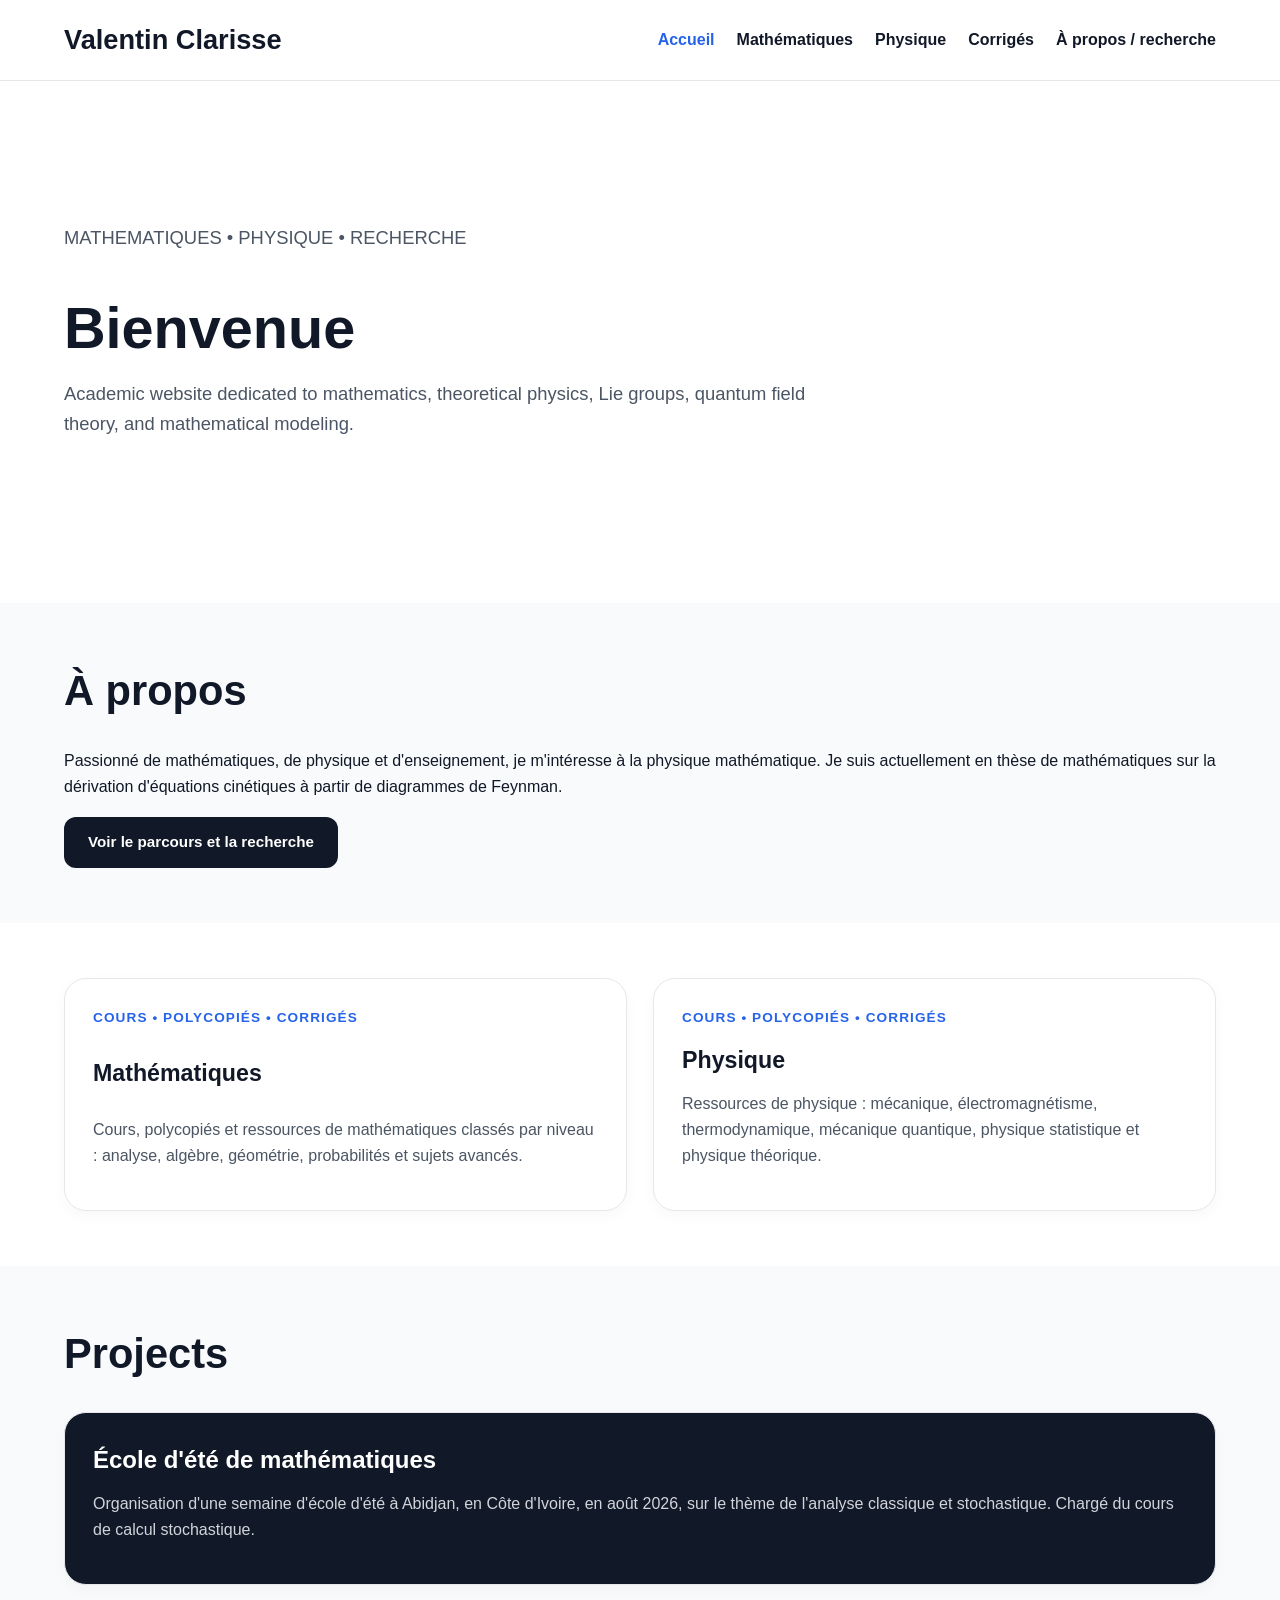
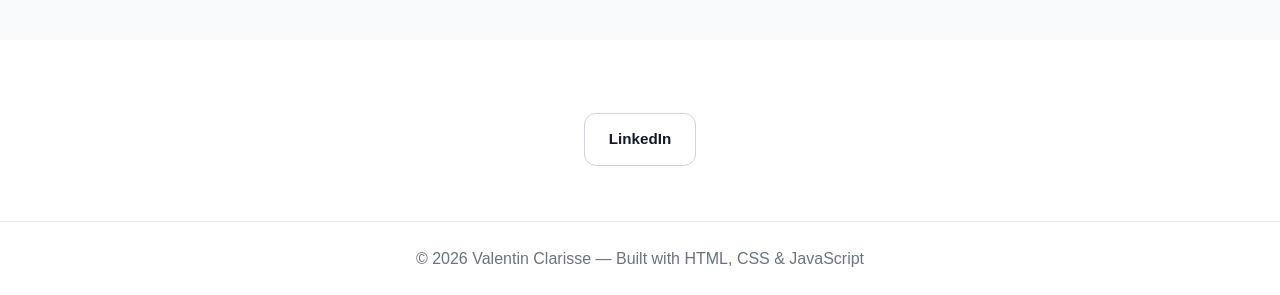
<file: index.html>
<!DOCTYPE html>
<html lang="fr">
<head>
  <meta charset="UTF-8" />
  <meta name="viewport" content="width=device-width, initial-scale=1.0" />

  <title>Valentin Clarisse</title>

  <link rel="stylesheet" href="./style.css?v=11" />
</head>

<body>

<header>
  <div class="container">
    <nav>
      <a href="index.html" class="site-title">Valentin Clarisse</a>

      <button class="menu-toggle" id="menu-toggle" aria-label="Ouvrir le menu">
        ☰
      </button>

      <ul id="main-menu">
        <li><a href="index.html" class="active">Accueil</a></li>
        <li><a href="mathematiques.html">Mathématiques</a></li>
        <li><a href="physique.html">Physique</a></li>
        <li><a href="corriges.html">Corrigés</a></li>
        <li><a href="apropos-recherche.html">À propos / recherche</a></li>
      </ul>
    </nav>
  </div>
</header>

<main>

  <section class="hero container">
    <div class="hero-text">
      <p>MATHEMATIQUES • PHYSIQUE • RECHERCHE</p>

      <h2>
        Bienvenue
      </h2>

      <p>
        Academic website dedicated to mathematics, theoretical physics,
        Lie groups, quantum field theory, and mathematical modeling.
      </p>
    </div>
  </section>

  <section id="about" class="gray">
    <div class="container">
      <h3>À propos</h3>

      <div class="grid-2">
        <div>
          <p>
            Passionné de mathématiques, de physique et d'enseignement,
            je m'intéresse à la physique mathématique.
            Je suis actuellement en thèse de mathématiques sur la dérivation
            d'équations cinétiques à partir de diagrammes de Feynman.
          </p>

          <div class="buttons">
            <a href="apropos-recherche.html" class="btn btn-dark">
              Voir le parcours et la recherche
            </a>
          </div>
        </div>
      </div>
    </div>
  </section>

  <section id="physique-et-mathematiques">
    <div class="container">

      <div class="grid-2">

        <a href="mathematiques.html" class="card resource-card clickable-card">
          <p class="resource-meta">Cours • Polycopiés • Corrigés</p>

          <h3>Mathématiques</h3>

          <p>
            Cours, polycopiés et ressources de mathématiques classés par niveau :
            analyse, algèbre, géométrie, probabilités et sujets avancés.
          </p>
        </a>

        <a href="physique.html" class="card resource-card clickable-card">
          <p class="resource-meta">Cours • Polycopiés • Corrigés</p>

          <h3>Physique</h3>

          <p>
            Ressources de physique : mécanique, électromagnétisme, thermodynamique,
            mécanique quantique, physique statistique et physique théorique.
          </p>
        </a>

      </div>
    </div>
  </section>

  <section id="projects" class="gray">
    <div class="container">
      <h3>Projects</h3>

      <div class="grid-2">
        <div class="card dark-card">
          <h4>École d'été de mathématiques</h4>

          <p>
            Organisation d'une semaine d'école d'été à Abidjan, en Côte d'Ivoire,
            en août 2026, sur le thème de l'analyse classique et stochastique.
            Chargé du cours de calcul stochastique.
          </p>
        </div>
      </div>
    </div>
  </section>

  <section id="contact">
    <div class="container contact">
      <div class="contact-buttons">
        <a href="https://www.linkedin.com/in/valentin-clarisse-b874ba267/" class="btn btn-light">
          LinkedIn
        </a>
      </div>
    </div>
  </section>

</main>

<footer>
  <div class="container">
    <p>© 2026 Valentin Clarisse — Built with HTML, CSS & JavaScript</p>
  </div>
</footer>

<script src="./script.js?v=11"></script>
</body>
</html>
</file>
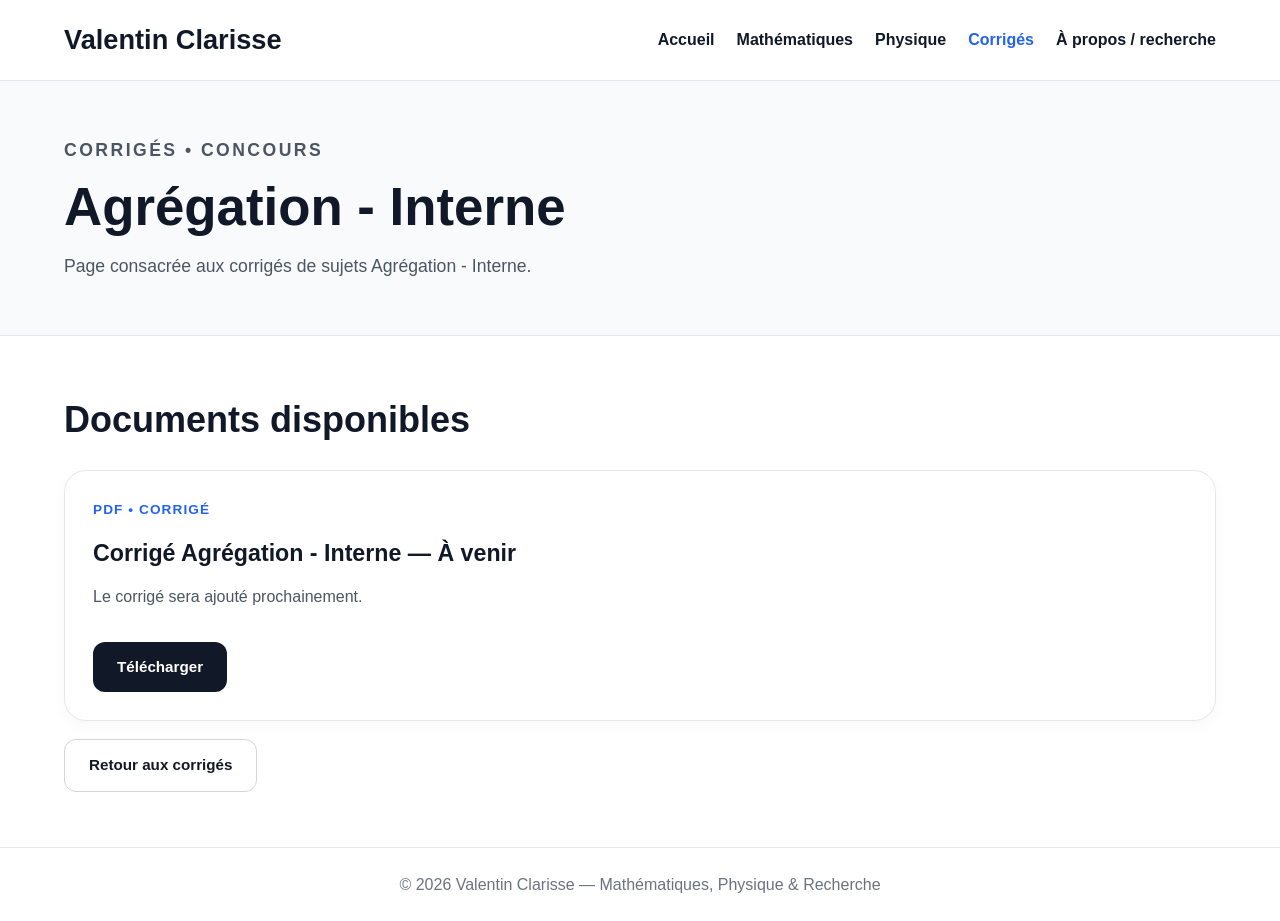
<file: agregation-interne.html>
<!DOCTYPE html>
<html lang="fr">
<head>
  <meta charset="UTF-8" />
  <meta name="viewport" content="width=device-width, initial-scale=1.0" />

  <title>Valentin Clarisse — Agrégation - Interne</title>

  <link rel="stylesheet" href="./style.css?v=11" />
</head>

<body>

<header>
  <div class="container">
    <nav>
      <a href="index.html" class="site-title">Valentin Clarisse</a>

      <button class="menu-toggle" id="menu-toggle" aria-label="Ouvrir le menu">
        ☰
      </button>

      <ul id="main-menu">
        <li><a href="index.html">Accueil</a></li>
        <li><a href="mathematiques.html">Mathématiques</a></li>
        <li><a href="physique.html">Physique</a></li>
        <li><a href="corriges.html" class="active">Corrigés</a></li>
        <li><a href="apropos-recherche.html">À propos / recherche</a></li>
      </ul>
    </nav>
  </div>
</header>

<main>

  <section class="page-header">
    <div class="container">
      <p class="kicker">Corrigés • Concours</p>

      <h1>Agrégation - Interne</h1>

      <p>
        Page consacrée aux corrigés de sujets Agrégation - Interne.
      </p>
    </div>
  </section>

  <section>
    <div class="container">

      <h2>Documents disponibles</h2>

      <div class="grid-2">

        <article class="card resource-card">
          <p class="resource-meta">PDF • Corrigé</p>

          <h3>Corrigé Agrégation - Interne — À venir</h3>

          <p>
            Le corrigé sera ajouté prochainement.
          </p>

          <div class="resource-actions">
            <a href="#" class="btn btn-dark">Télécharger</a>
          </div>
        </article>

      </div>

      <div class="buttons">
        <a href="corriges.html" class="btn btn-light">Retour aux corrigés</a>
      </div>

    </div>
  </section>

</main>

<footer>
  <div class="container">
    <p>© 2026 Valentin Clarisse — Mathématiques, Physique & Recherche</p>
  </div>
</footer>

<script src="./script.js?v=11"></script>
</body>
</html>
</file>
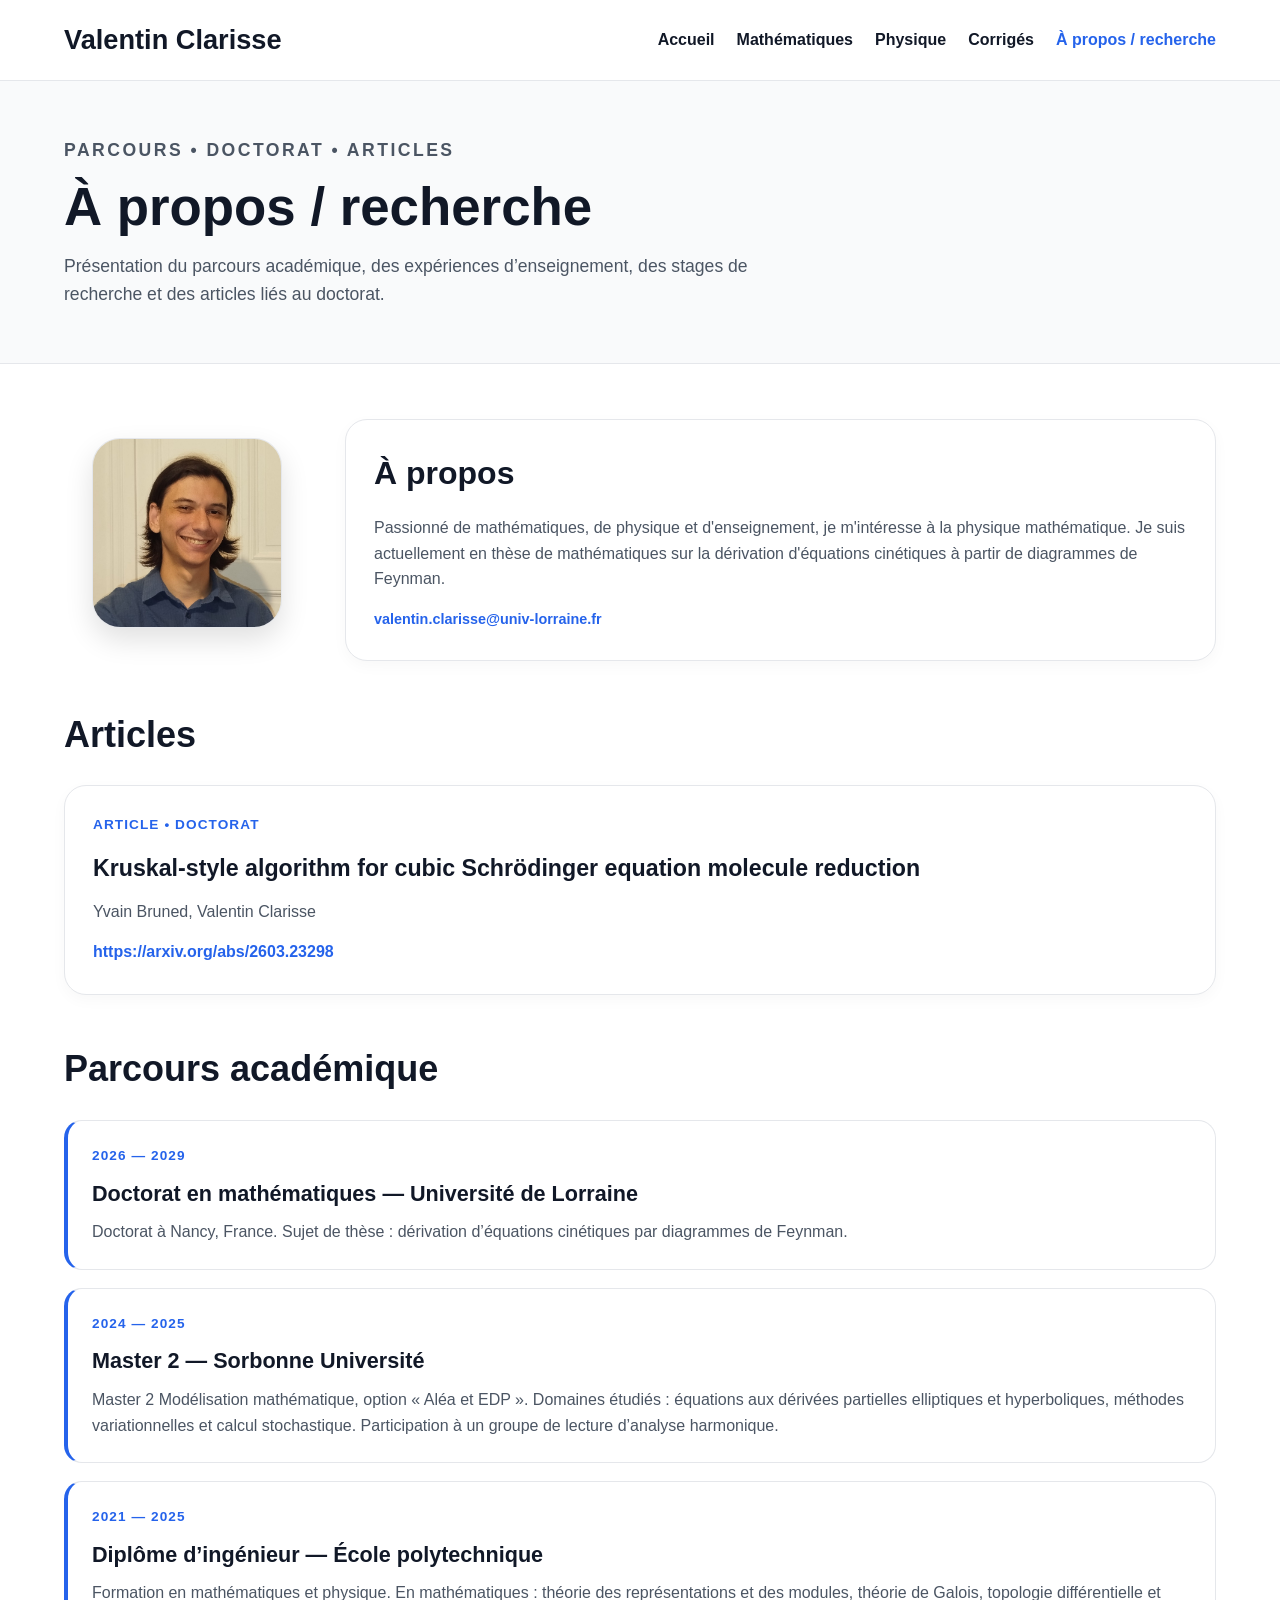
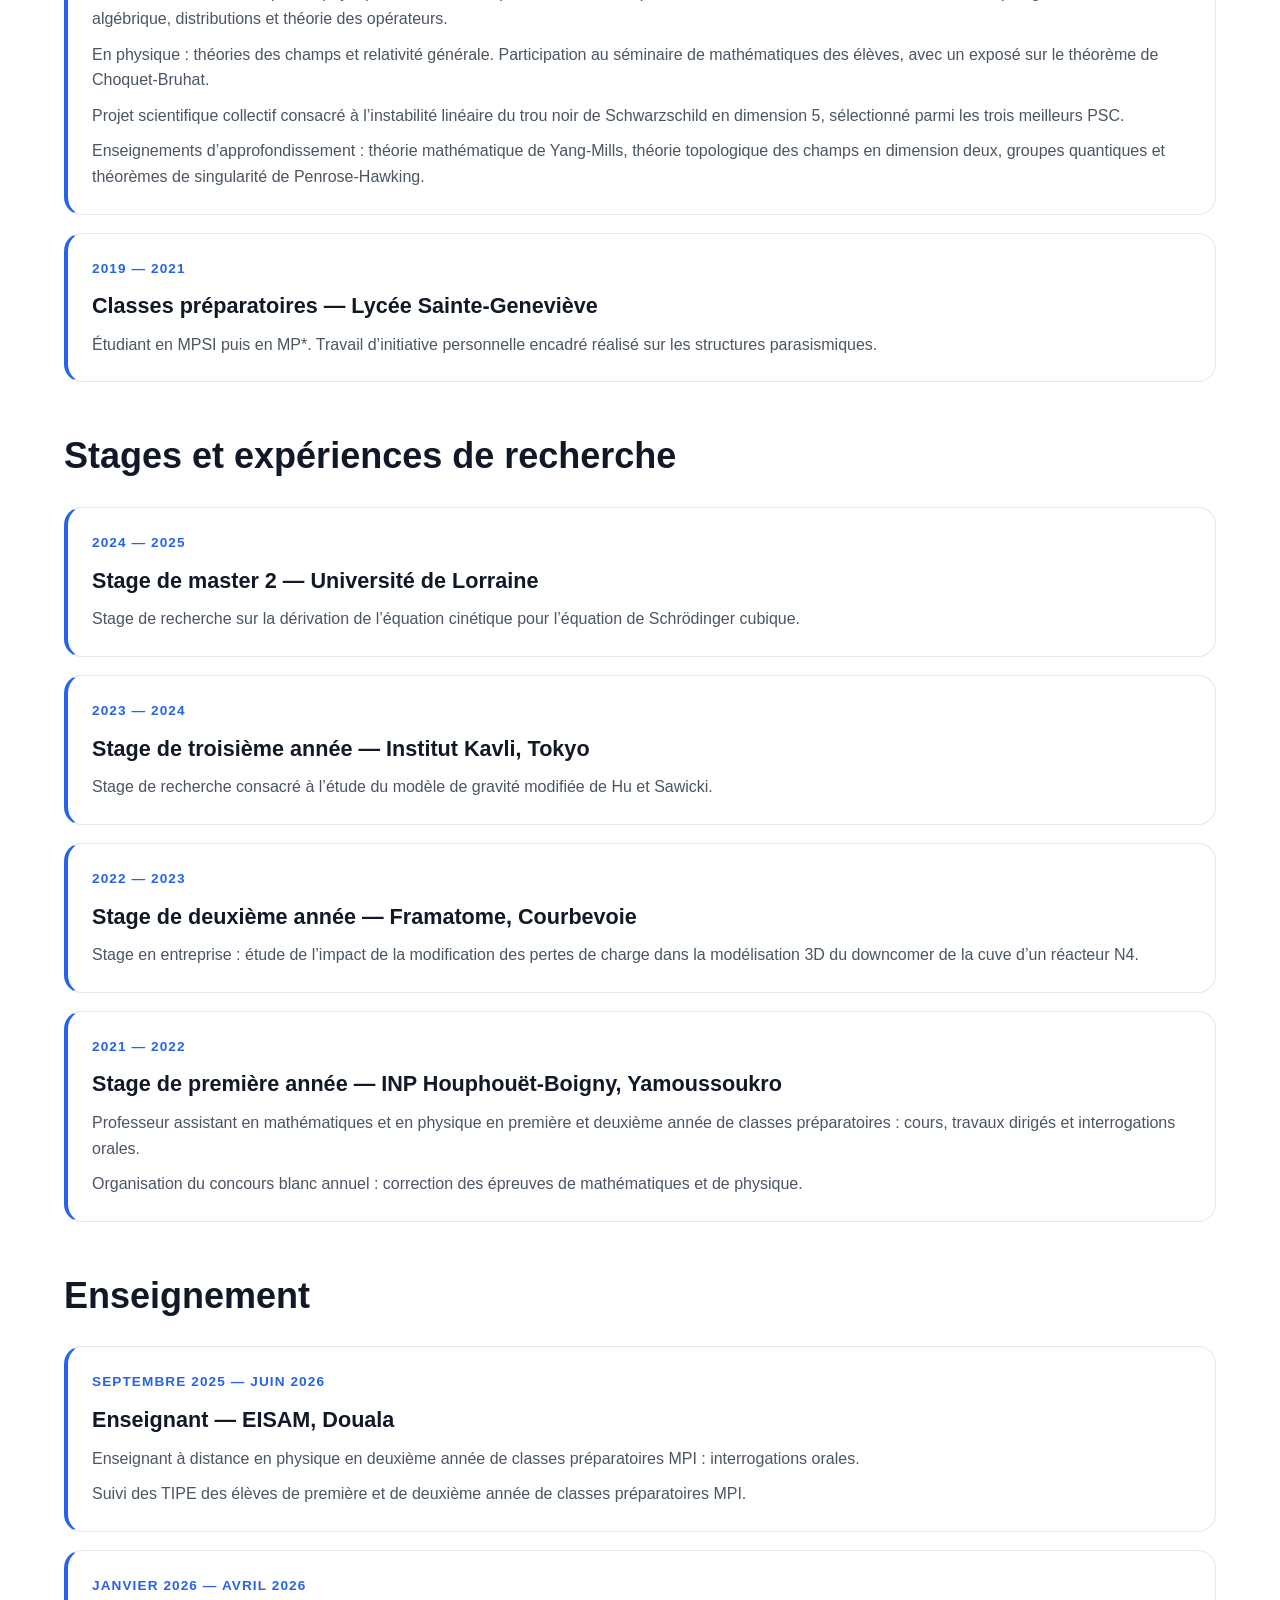
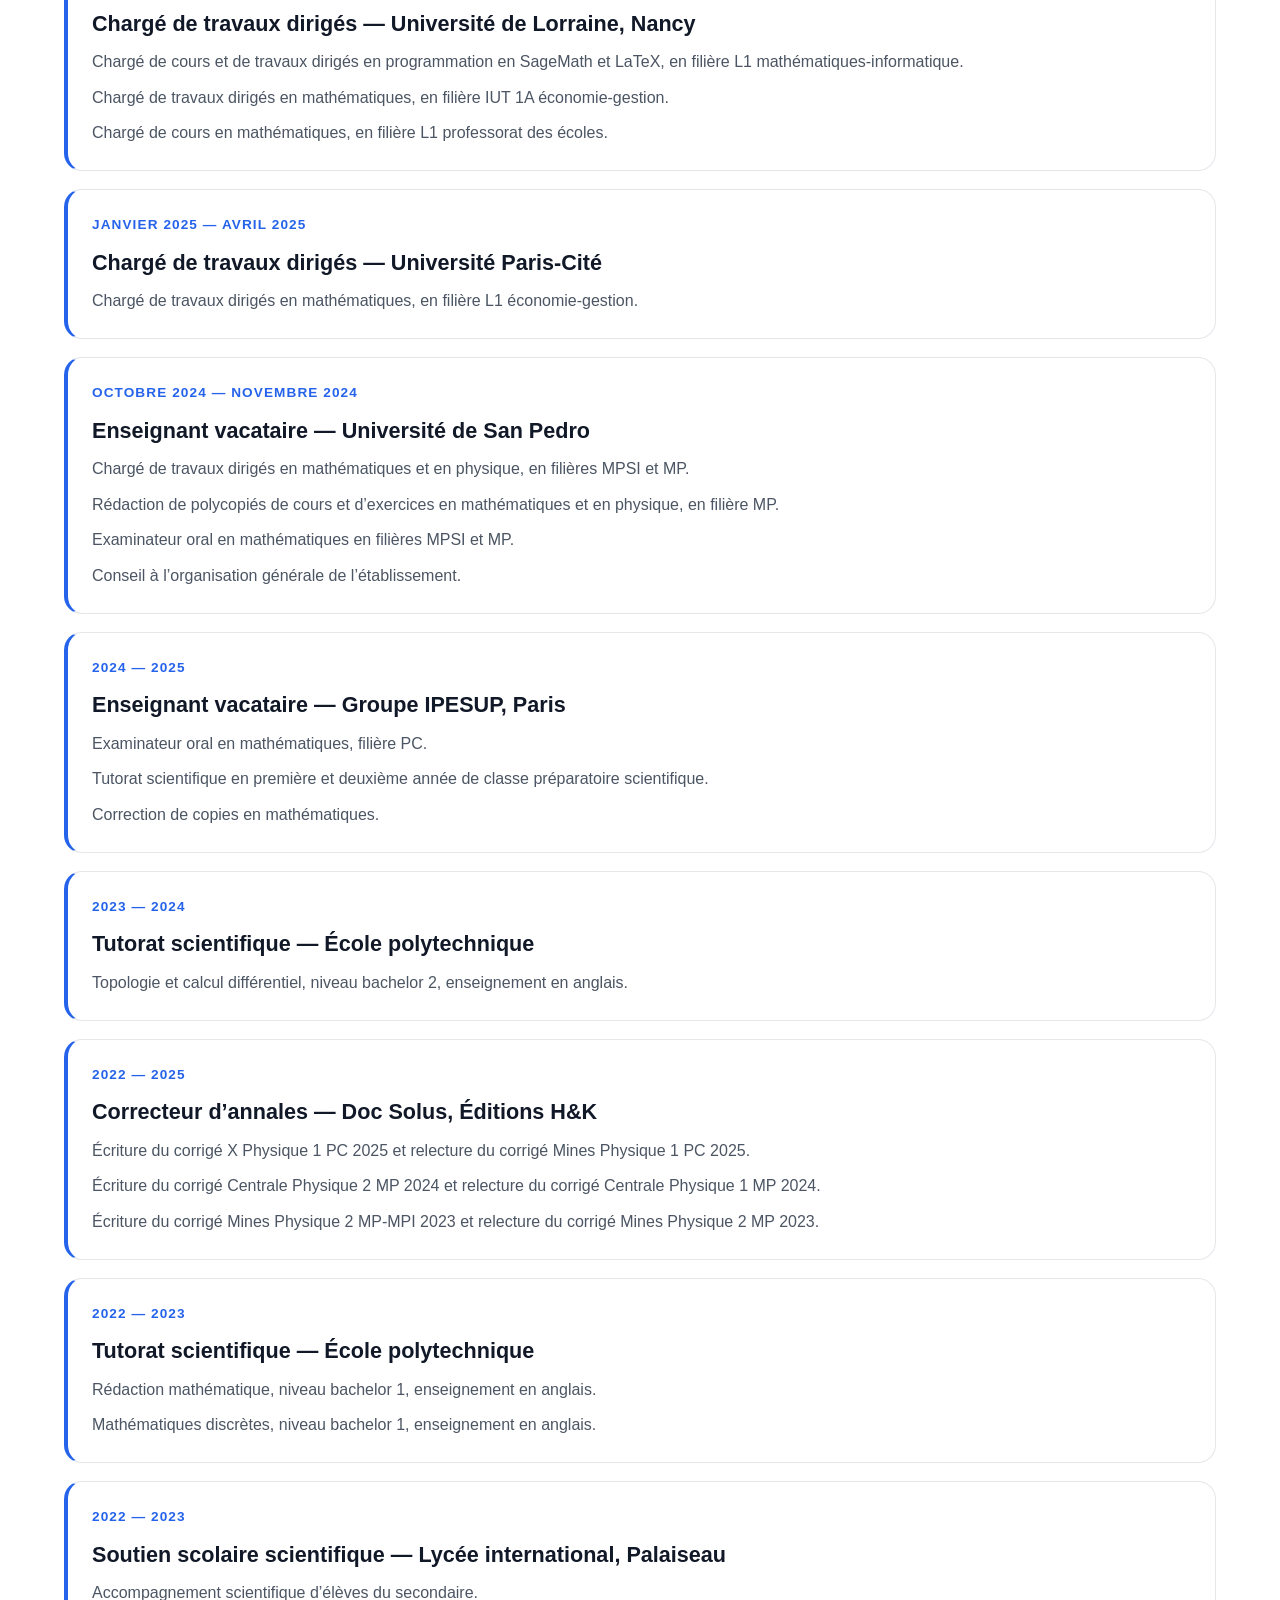
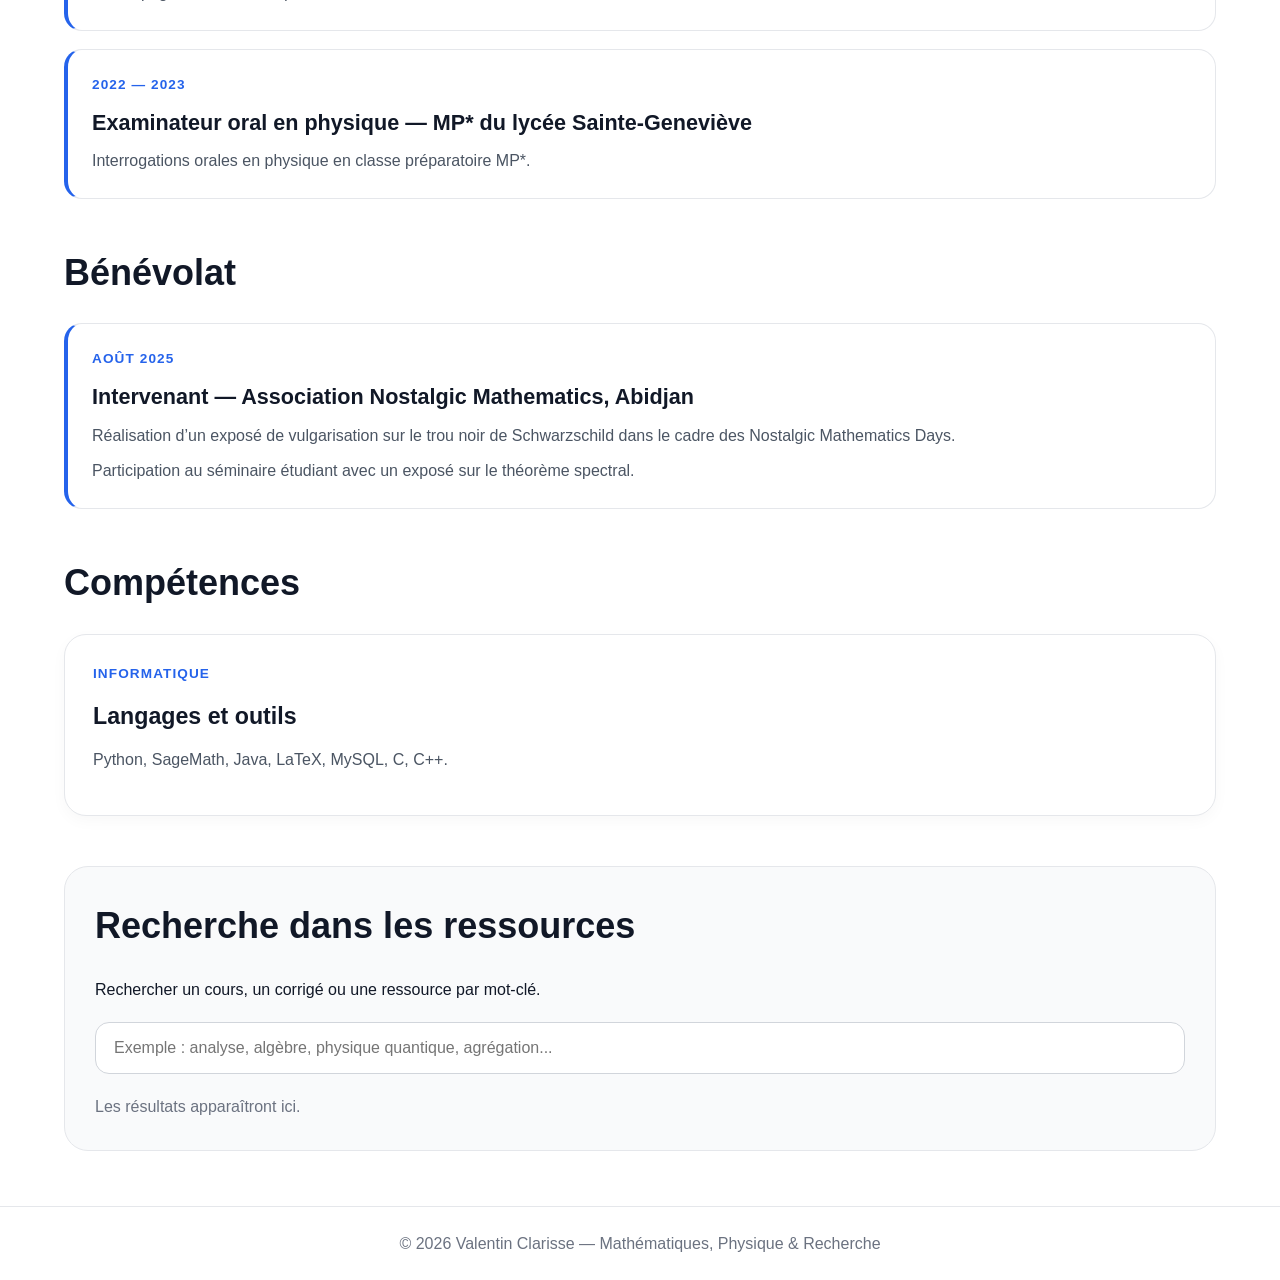
<file: apropos-recherche.html>
<!DOCTYPE html>
<html lang="fr">
<head>
  <meta charset="UTF-8" />
  <meta name="viewport" content="width=device-width, initial-scale=1.0" />

  <title>Valentin Clarisse — À propos / recherche</title>

  <link rel="stylesheet" href="./style.css?v=11" />
</head>

<body>

  <header>
    <div class="container">
      <nav>
        <a href="index.html" class="site-title">Valentin Clarisse</a>

        <button class="menu-toggle" id="menu-toggle" aria-label="Ouvrir le menu">
          ☰
        </button>

        <ul id="main-menu">
          <li><a href="index.html">Accueil</a></li>
          <li><a href="mathematiques.html">Mathématiques</a></li>
          <li><a href="physique.html">Physique</a></li>
          <li><a href="corriges.html">Corrigés</a></li>
          <li><a href="apropos-recherche.html" class="active">À propos / recherche</a></li>
        </ul>
      </nav>
    </div>
  </header>

  <main>

    <section class="page-header">
      <div class="container">
        <p class="kicker">Parcours • Doctorat • Articles</p>

        <h1>À propos / recherche</h1>

        <p>
          Présentation du parcours académique, des expériences d’enseignement,
          des stages de recherche et des articles liés au doctorat.
        </p>
      </div>
    </section>

    <section>
      <div class="container">

        <div class="about-intro">
          <aside class="profile-panel">
            <figure class="profile-photo-wrapper">
              <img
                src="images/valentin-clarisse.jpeg"
                alt="Portrait de Valentin Clarisse"
                class="profile-photo"
              />
            </figure>
          </aside>

          <article class="card about-card">
            <h2>À propos</h2>

            <p>
              Passionné de mathématiques, de physique et d'enseignement,
              je m'intéresse à la physique mathématique.
              Je suis actuellement en thèse de mathématiques sur la dérivation d'équations cinétiques
              à partir de diagrammes de Feynman.
            </p>

            <a href="mailto:valentin.clarisse@univ-lorraine.fr" class="profile-email">
              valentin.clarisse@univ-lorraine.fr
            </a>
          </article>
        </div>

        <h2>Articles</h2>

        <div class="grid-2">
          <article class="card publication-card">
            <p class="resource-meta">Article • Doctorat</p>

            <h3>Kruskal-style algorithm for cubic Schrödinger equation molecule reduction</h3>

            <p>
              Yvain Bruned, Valentin Clarisse
            </p>

            <a
              href="https://arxiv.org/abs/2603.23298"
              class="text-link"
              target="_blank"
              rel="noopener noreferrer"
            >
              https://arxiv.org/abs/2603.23298
            </a>
          </article>
        </div>

        <h2>Parcours académique</h2>

        <div class="timeline">
          <article class="timeline-item">
            <p class="resource-meta">2026 — 2029</p>

            <h3>Doctorat en mathématiques — Université de Lorraine</h3>

            <p>
              Doctorat à Nancy, France. Sujet de thèse : dérivation d’équations
              cinétiques par diagrammes de Feynman.
            </p>
          </article>

          <article class="timeline-item">
            <p class="resource-meta">2024 — 2025</p>

            <h3>Master 2 — Sorbonne Université</h3>

            <p>
              Master 2 Modélisation mathématique, option « Aléa et EDP ».
              Domaines étudiés : équations aux dérivées partielles elliptiques
              et hyperboliques, méthodes variationnelles et calcul stochastique.
              Participation à un groupe de lecture d’analyse harmonique.
            </p>
          </article>

          <article class="timeline-item">
            <p class="resource-meta">2021 — 2025</p>

            <h3>Diplôme d’ingénieur — École polytechnique</h3>

            <p>
              Formation en mathématiques et physique. En mathématiques :
              théorie des représentations et des modules, théorie de Galois,
              topologie différentielle et algébrique, distributions et théorie
              des opérateurs.
            </p>

            <p>
              En physique : théories des champs et relativité générale.
              Participation au séminaire de mathématiques des élèves, avec un
              exposé sur le théorème de Choquet-Bruhat.
            </p>

            <p>
              Projet scientifique collectif consacré à l’instabilité linéaire du
              trou noir de Schwarzschild en dimension 5, sélectionné parmi les
              trois meilleurs PSC.
            </p>

            <p>
              Enseignements d’approfondissement : théorie mathématique de
              Yang-Mills, théorie topologique des champs en dimension deux,
              groupes quantiques et théorèmes de singularité de Penrose-Hawking.
            </p>
          </article>

          <article class="timeline-item">
            <p class="resource-meta">2019 — 2021</p>

            <h3>Classes préparatoires — Lycée Sainte-Geneviève</h3>

            <p>
              Étudiant en MPSI puis en MP*. Travail d’initiative personnelle
              encadré réalisé sur les structures parasismiques.
            </p>
          </article>
        </div>

        <h2>Stages et expériences de recherche</h2>

        <div class="timeline">
          <article class="timeline-item">
            <p class="resource-meta">2024 — 2025</p>

            <h3>Stage de master 2 — Université de Lorraine</h3>

            <p>
              Stage de recherche sur la dérivation de l’équation cinétique pour
              l’équation de Schrödinger cubique.
            </p>
          </article>

          <article class="timeline-item">
            <p class="resource-meta">2023 — 2024</p>

            <h3>Stage de troisième année — Institut Kavli, Tokyo</h3>

            <p>
              Stage de recherche consacré à l’étude du modèle de gravité modifiée
              de Hu et Sawicki.
            </p>
          </article>

          <article class="timeline-item">
            <p class="resource-meta">2022 — 2023</p>

            <h3>Stage de deuxième année — Framatome, Courbevoie</h3>

            <p>
              Stage en entreprise : étude de l’impact de la modification des pertes
              de charge dans la modélisation 3D du downcomer de la cuve d’un réacteur N4.
            </p>
          </article>

          <article class="timeline-item">
            <p class="resource-meta">2021 — 2022</p>

            <h3>Stage de première année — INP Houphouët-Boigny, Yamoussoukro</h3>

            <p>
              Professeur assistant en mathématiques et en physique en première et
              deuxième année de classes préparatoires : cours, travaux dirigés et
              interrogations orales.
            </p>

            <p>
              Organisation du concours blanc annuel : correction des épreuves de
              mathématiques et de physique.
            </p>
          </article>
        </div>

        <h2>Enseignement</h2>

        <div class="timeline">
          <article class="timeline-item">
            <p class="resource-meta">Septembre 2025 — Juin 2026</p>

            <h3>Enseignant — EISAM, Douala</h3>

            <p>
              Enseignant à distance en physique en deuxième année de classes
              préparatoires MPI : interrogations orales.
            </p>

            <p>
              Suivi des TIPE des élèves de première et de deuxième année de
              classes préparatoires MPI.
            </p>
          </article>

          <article class="timeline-item">
            <p class="resource-meta">Janvier 2026 — Avril 2026</p>

            <h3>Chargé de travaux dirigés — Université de Lorraine, Nancy</h3>

            <p>
              Chargé de cours et de travaux dirigés en programmation en SageMath
              et LaTeX, en filière L1 mathématiques-informatique.
            </p>

            <p>
              Chargé de travaux dirigés en mathématiques, en filière IUT 1A
              économie-gestion.
            </p>

            <p>
              Chargé de cours en mathématiques, en filière L1 professorat des écoles.
            </p>
          </article>

          <article class="timeline-item">
            <p class="resource-meta">Janvier 2025 — Avril 2025</p>

            <h3>Chargé de travaux dirigés — Université Paris-Cité</h3>

            <p>
              Chargé de travaux dirigés en mathématiques, en filière L1
              économie-gestion.
            </p>
          </article>

          <article class="timeline-item">
            <p class="resource-meta">Octobre 2024 — Novembre 2024</p>

            <h3>Enseignant vacataire — Université de San Pedro</h3>

            <p>
              Chargé de travaux dirigés en mathématiques et en physique, en filières
              MPSI et MP.
            </p>

            <p>
              Rédaction de polycopiés de cours et d’exercices en mathématiques
              et en physique, en filière MP.
            </p>

            <p>
              Examinateur oral en mathématiques en filières MPSI et MP.
            </p>

            <p>
              Conseil à l’organisation générale de l’établissement.
            </p>
          </article>

          <article class="timeline-item">
            <p class="resource-meta">2024 — 2025</p>

            <h3>Enseignant vacataire — Groupe IPESUP, Paris</h3>

            <p>
              Examinateur oral en mathématiques, filière PC.
            </p>

            <p>
              Tutorat scientifique en première et deuxième année de classe
              préparatoire scientifique.
            </p>

            <p>
              Correction de copies en mathématiques.
            </p>
          </article>

          <article class="timeline-item">
            <p class="resource-meta">2023 — 2024</p>

            <h3>Tutorat scientifique — École polytechnique</h3>

            <p>
              Topologie et calcul différentiel, niveau bachelor 2,
              enseignement en anglais.
            </p>
          </article>

          <article class="timeline-item">
            <p class="resource-meta">2022 — 2025</p>

            <h3>Correcteur d’annales — Doc Solus, Éditions H&amp;K</h3>

            <p>
              Écriture du corrigé X Physique 1 PC 2025 et relecture du corrigé
              Mines Physique 1 PC 2025.
            </p>

            <p>
              Écriture du corrigé Centrale Physique 2 MP 2024 et relecture du
              corrigé Centrale Physique 1 MP 2024.
            </p>

            <p>
              Écriture du corrigé Mines Physique 2 MP-MPI 2023 et relecture du
              corrigé Mines Physique 2 MP 2023.
            </p>
          </article>

          <article class="timeline-item">
            <p class="resource-meta">2022 — 2023</p>

            <h3>Tutorat scientifique — École polytechnique</h3>

            <p>
              Rédaction mathématique, niveau bachelor 1, enseignement en anglais.
            </p>

            <p>
              Mathématiques discrètes, niveau bachelor 1, enseignement en anglais.
            </p>
          </article>

          <article class="timeline-item">
            <p class="resource-meta">2022 — 2023</p>

            <h3>Soutien scolaire scientifique — Lycée international, Palaiseau</h3>

            <p>
              Accompagnement scientifique d’élèves du secondaire.
            </p>
          </article>

          <article class="timeline-item">
            <p class="resource-meta">2022 — 2023</p>

            <h3>Examinateur oral en physique — MP* du lycée Sainte-Geneviève</h3>

            <p>
              Interrogations orales en physique en classe préparatoire MP*.
            </p>
          </article>
        </div>

        <h2>Bénévolat</h2>

        <div class="timeline">
          <article class="timeline-item">
            <p class="resource-meta">Août 2025</p>

            <h3>Intervenant — Association Nostalgic Mathematics, Abidjan</h3>

            <p>
              Réalisation d’un exposé de vulgarisation sur le trou noir de
              Schwarzschild dans le cadre des Nostalgic Mathematics Days.
            </p>

            <p>
              Participation au séminaire étudiant avec un exposé sur le théorème spectral.
            </p>
          </article>
        </div>

        <h2>Compétences</h2>

        <div class="grid-2">
          <article class="card">
            <p class="resource-meta">Informatique</p>

            <h3>Langages et outils</h3>

            <p>
              Python, SageMath, Java, LaTeX, MySQL, C, C++.
            </p>
          </article>
        </div>

        <div class="search-box">
          <h2>Recherche dans les ressources</h2>

          <p>
            Rechercher un cours, un corrigé ou une ressource par mot-clé.
          </p>

          <input
            type="search"
            id="search-input"
            placeholder="Exemple : analyse, algèbre, physique quantique, agrégation..."
          />

          <div id="search-results" class="search-results">
            <p class="empty-state">Les résultats apparaîtront ici.</p>
          </div>
        </div>

      </div>
    </section>

  </main>

  <footer>
    <div class="container">
      <p>© 2026 Valentin Clarisse — Mathématiques, Physique & Recherche</p>
    </div>
  </footer>

  <script src="./script.js?v=11"></script>
</body>
</html>
</file>
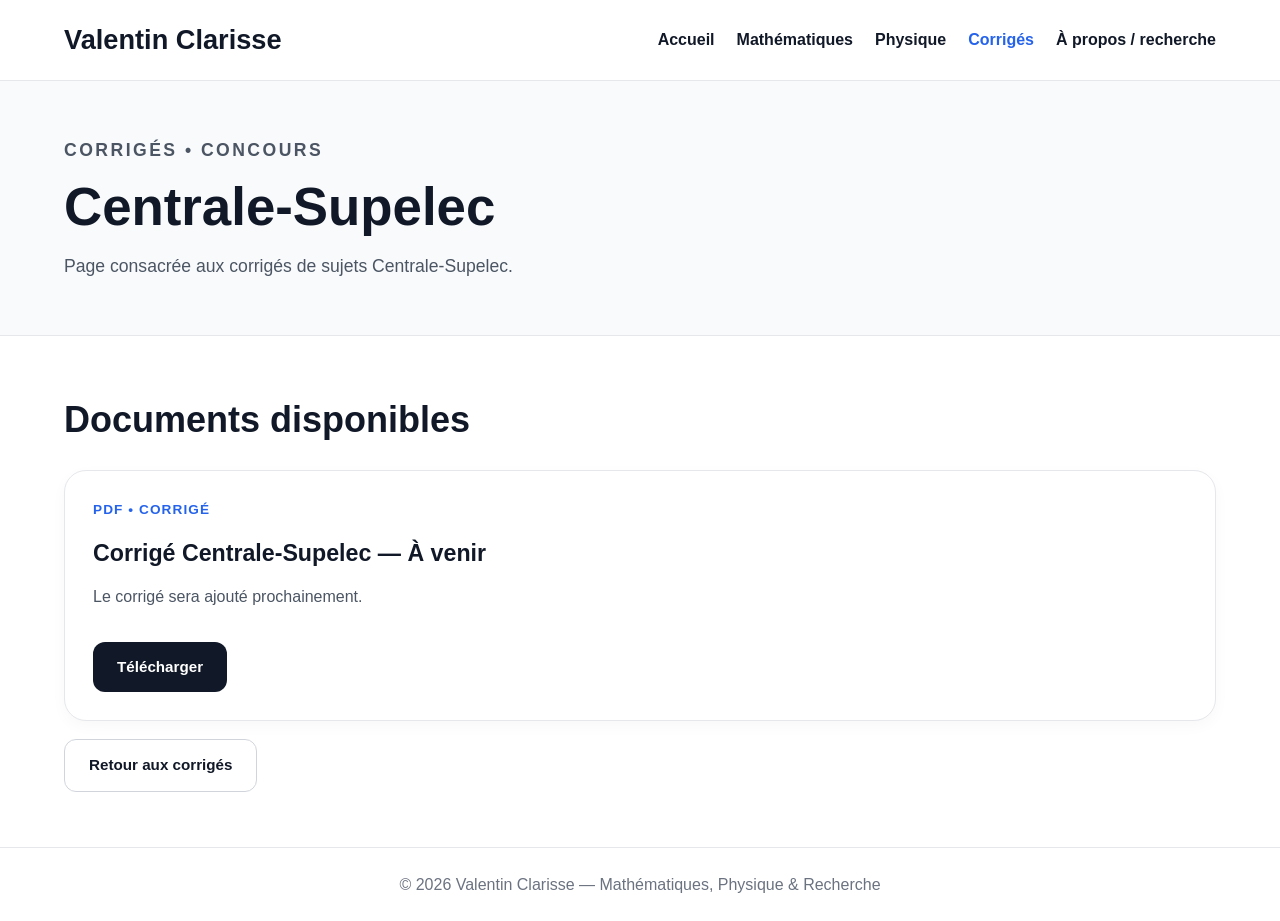
<file: centrale-supelec.html>
<!DOCTYPE html>
<html lang="fr">
<head>
  <meta charset="UTF-8" />
  <meta name="viewport" content="width=device-width, initial-scale=1.0" />

  <title>Valentin Clarisse — Centrale-Supelec</title>

  <link rel="stylesheet" href="./style.css?v=11" />
</head>

<body>

<header>
  <div class="container">
    <nav>
      <a href="index.html" class="site-title">Valentin Clarisse</a>

      <button class="menu-toggle" id="menu-toggle" aria-label="Ouvrir le menu">
        ☰
      </button>

      <ul id="main-menu">
        <li><a href="index.html">Accueil</a></li>
        <li><a href="mathematiques.html">Mathématiques</a></li>
        <li><a href="physique.html">Physique</a></li>
        <li><a href="corriges.html" class="active">Corrigés</a></li>
        <li><a href="apropos-recherche.html">À propos / recherche</a></li>
      </ul>
    </nav>
  </div>
</header>

<main>

  <section class="page-header">
    <div class="container">
      <p class="kicker">Corrigés • Concours</p>

      <h1>Centrale-Supelec</h1>

      <p>
        Page consacrée aux corrigés de sujets Centrale-Supelec.
      </p>
    </div>
  </section>

  <section>
    <div class="container">

      <h2>Documents disponibles</h2>

      <div class="grid-2">

        <article class="card resource-card">
          <p class="resource-meta">PDF • Corrigé</p>

          <h3>Corrigé Centrale-Supelec — À venir</h3>

          <p>
            Le corrigé sera ajouté prochainement.
          </p>

          <div class="resource-actions">
            <a href="#" class="btn btn-dark">Télécharger</a>
          </div>
        </article>

      </div>

      <div class="buttons">
        <a href="corriges.html" class="btn btn-light">Retour aux corrigés</a>
      </div>

    </div>
  </section>

</main>

<footer>
  <div class="container">
    <p>© 2026 Valentin Clarisse — Mathématiques, Physique & Recherche</p>
  </div>
</footer>

<script src="./script.js?v=11"></script>
</body>
</html>
</file>
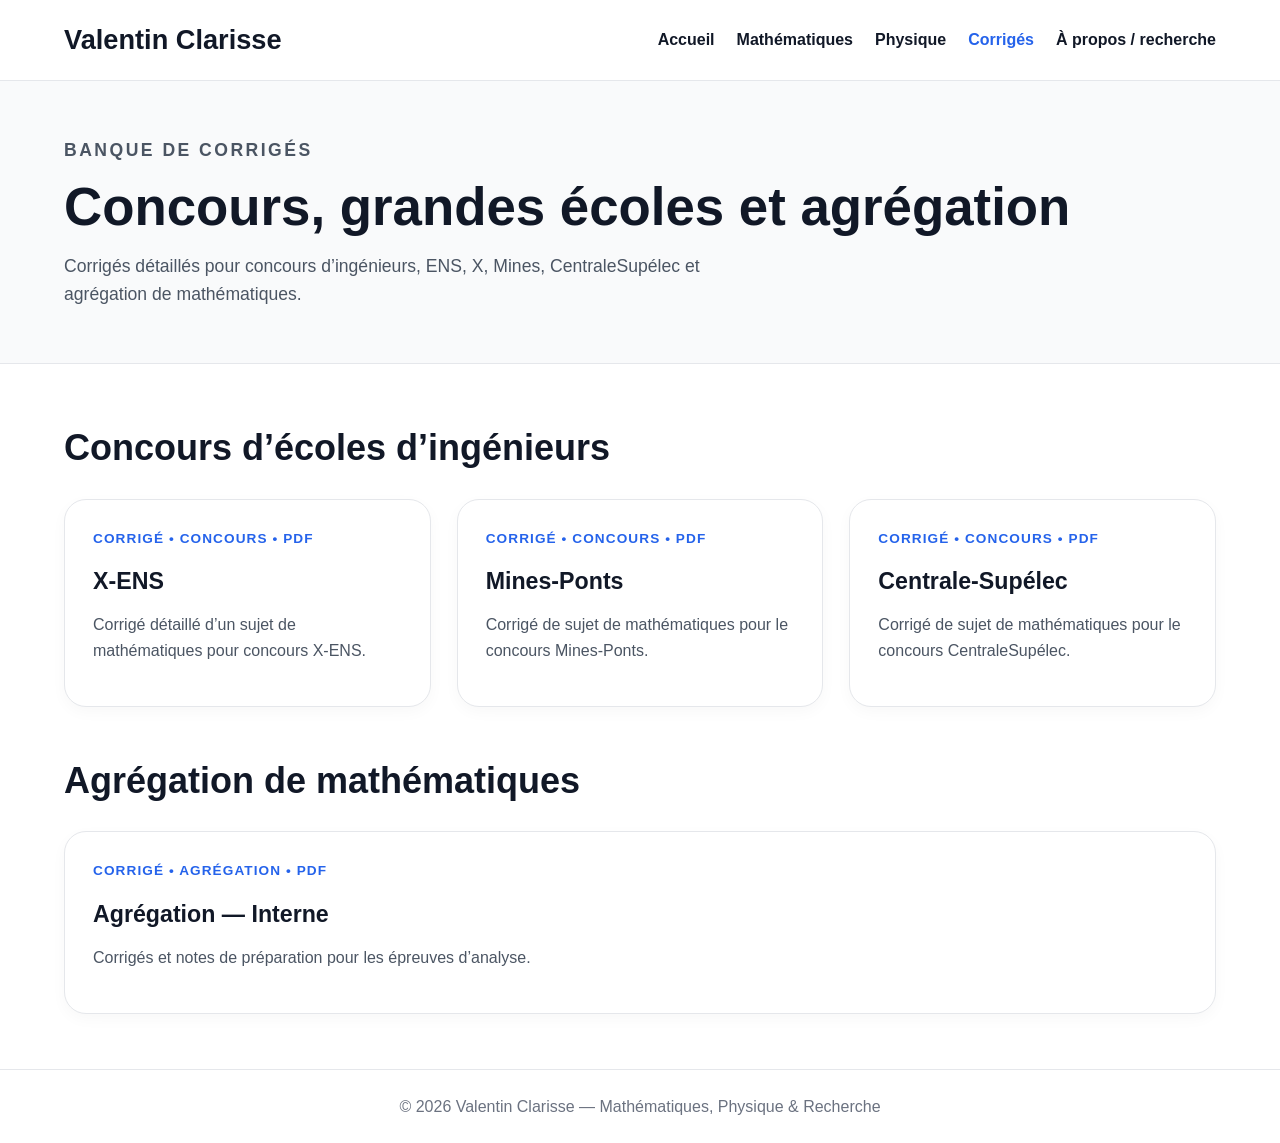
<file: corriges.html>
<!DOCTYPE html>
<html lang="fr">
<head>
  <meta charset="UTF-8" />
  <meta name="viewport" content="width=device-width, initial-scale=1.0" />

  <title>Valentin Clarisse — Corrigés</title>

  <link rel="stylesheet" href="./style.css?v=11" />
</head>

<body>

  <header>
    <div class="container">
      <nav>
        <a href="index.html" class="site-title">Valentin Clarisse</a>

        <button class="menu-toggle" id="menu-toggle" aria-label="Ouvrir le menu">
          ☰
        </button>

        <ul id="main-menu">
          <li><a href="index.html">Accueil</a></li>
          <li><a href="mathematiques.html">Mathématiques</a></li>
          <li><a href="physique.html">Physique</a></li>
          <li><a href="corriges.html" class="active">Corrigés</a></li>
          <li><a href="apropos-recherche.html">À propos / recherche</a></li>
        </ul>
      </nav>
    </div>
  </header>

  <main>

    <section class="page-header">
      <div class="container">
        <p class="kicker">Banque de corrigés</p>

        <h1>Concours, grandes écoles et agrégation</h1>

        <p>
          Corrigés détaillés pour concours d’ingénieurs, ENS, X, Mines,
          CentraleSupélec et agrégation de mathématiques.
        </p>
      </div>
    </section>

    <section>
      <div class="container">

        <h2>Concours d’écoles d’ingénieurs</h2>

        <div class="grid-2">

          <a href="x-ens.html" class="card resource-card clickable-card">
            <p class="resource-meta">Corrigé • Concours • PDF</p>

            <h3>X-ENS</h3>

            <p>
              Corrigé détaillé d’un sujet de mathématiques pour concours X-ENS.
            </p>
          </a>

          <a href="mines-ponts.html" class="card resource-card clickable-card">
            <p class="resource-meta">Corrigé • Concours • PDF</p>

            <h3>Mines-Ponts</h3>

            <p>
              Corrigé de sujet de mathématiques pour le concours Mines-Ponts.
            </p>
          </a>

          <a href="centrale-supelec.html" class="card resource-card clickable-card">
            <p class="resource-meta">Corrigé • Concours • PDF</p>

            <h3>Centrale-Supélec</h3>

            <p>
              Corrigé de sujet de mathématiques pour le concours CentraleSupélec.
            </p>
          </a>

        </div>

        <h2>Agrégation de mathématiques</h2>

        <div class="grid-2">

          <a href="agregation-interne.html" class="card resource-card clickable-card">
            <p class="resource-meta">Corrigé • Agrégation • PDF</p>

            <h3>Agrégation — Interne</h3>

            <p>
              Corrigés et notes de préparation pour les épreuves d’analyse.
            </p>
          </a>

        </div>

      </div>
    </section>

  </main>

  <footer>
    <div class="container">
      <p>© 2026 Valentin Clarisse — Mathématiques, Physique & Recherche</p>
    </div>
  </footer>

  <script src="./script.js?v=11"></script>
</body>
</html>
</file>
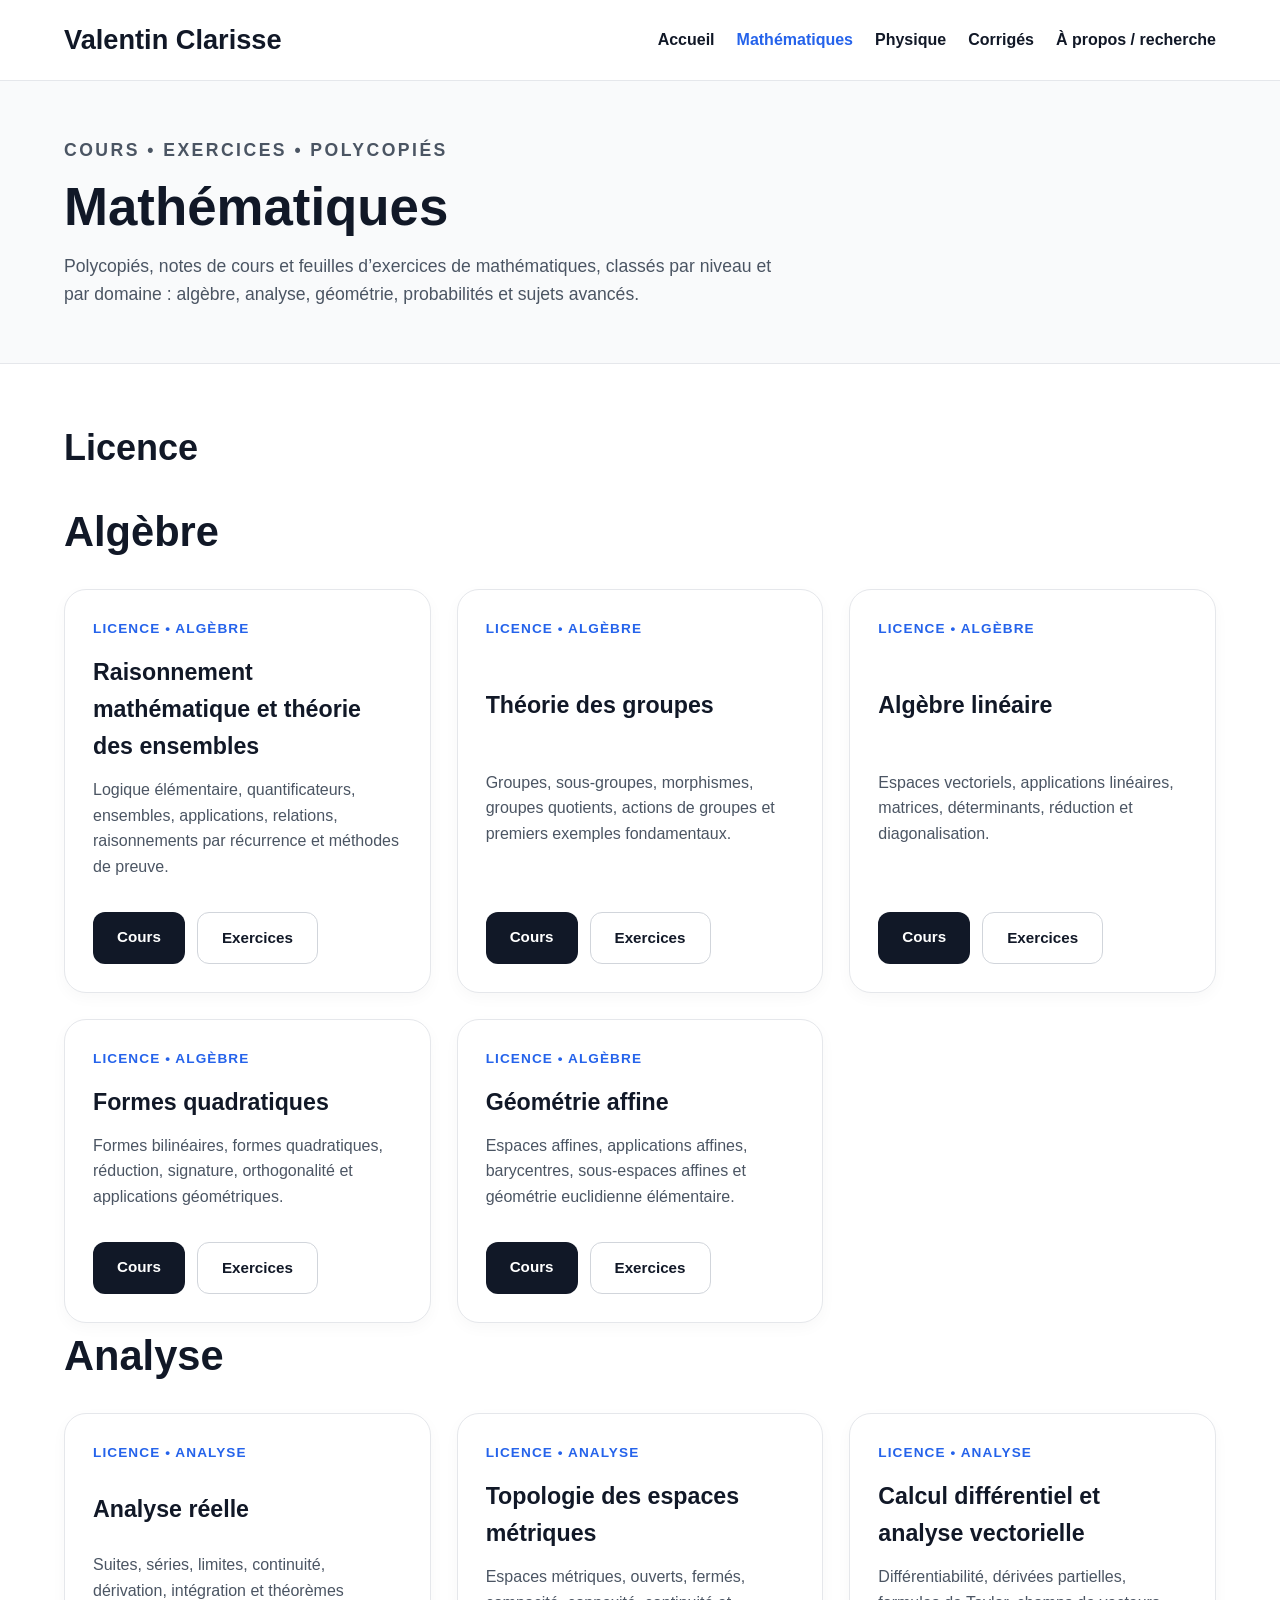
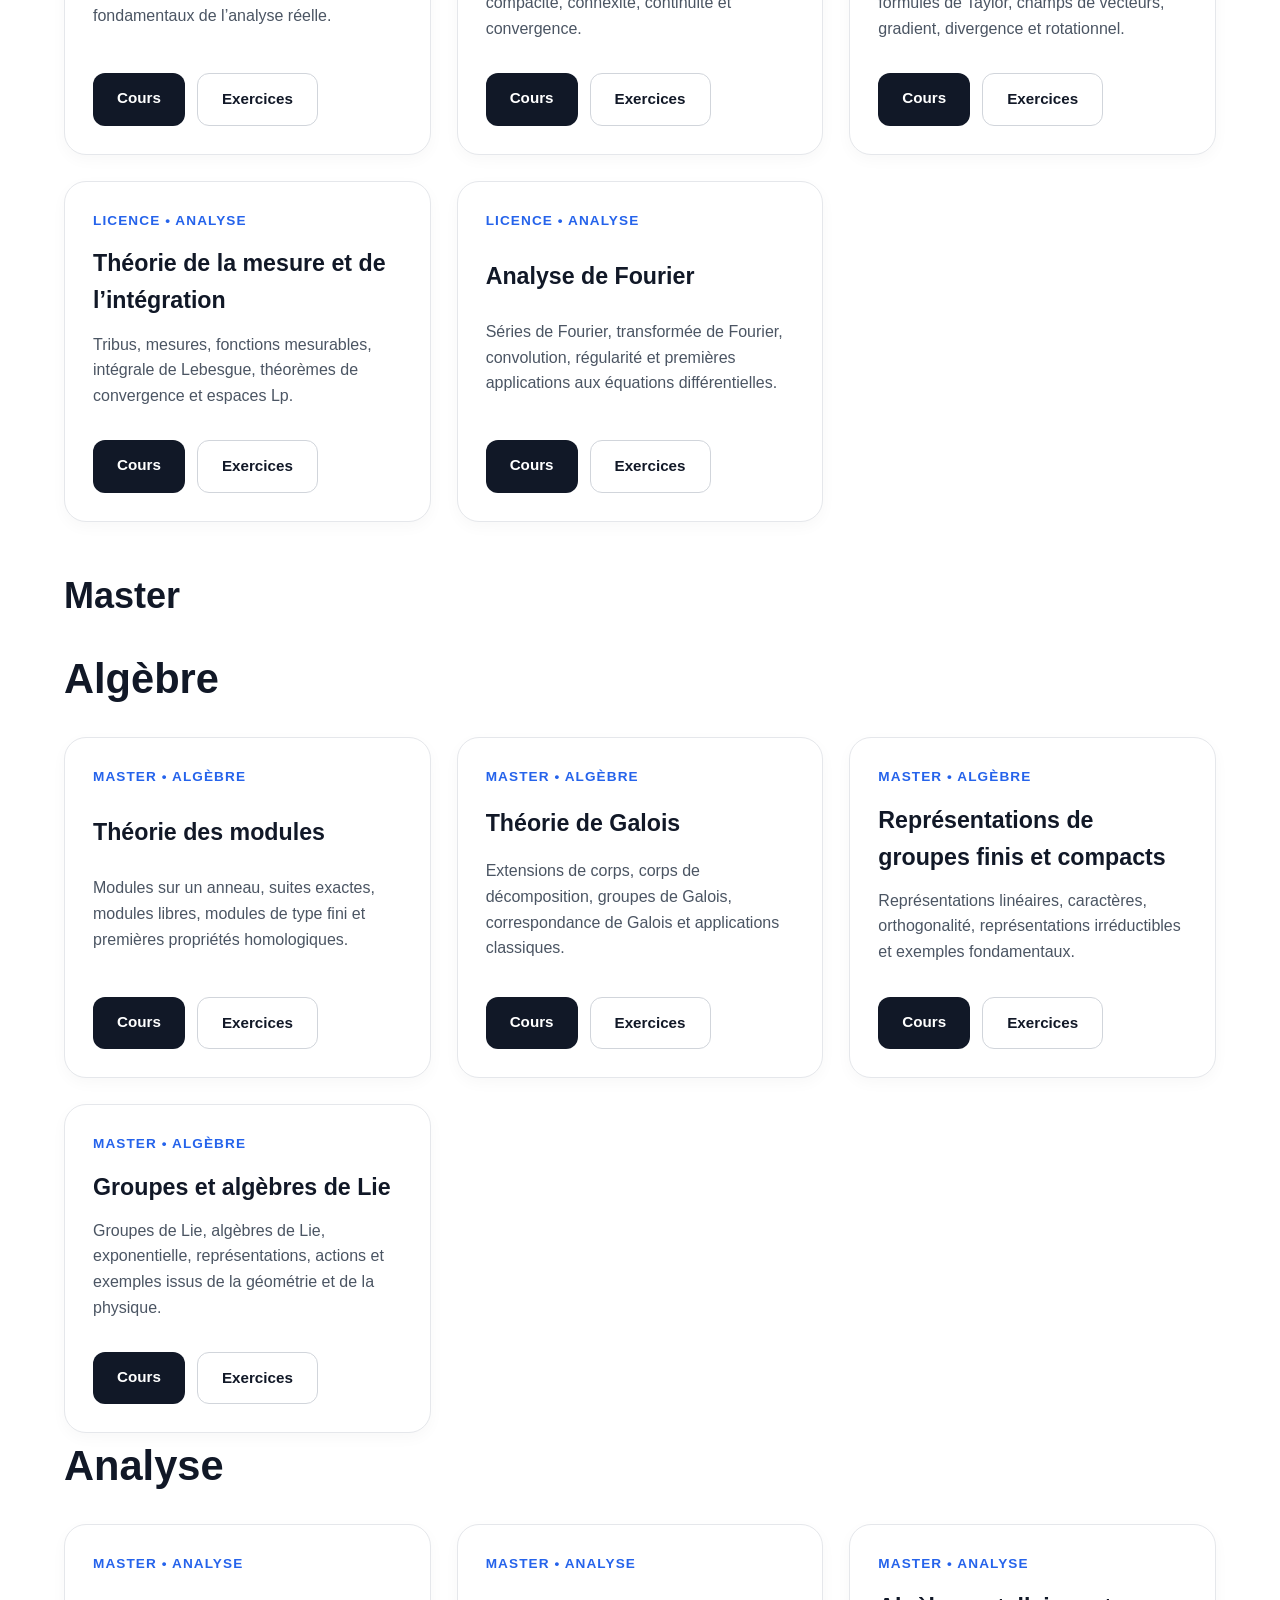
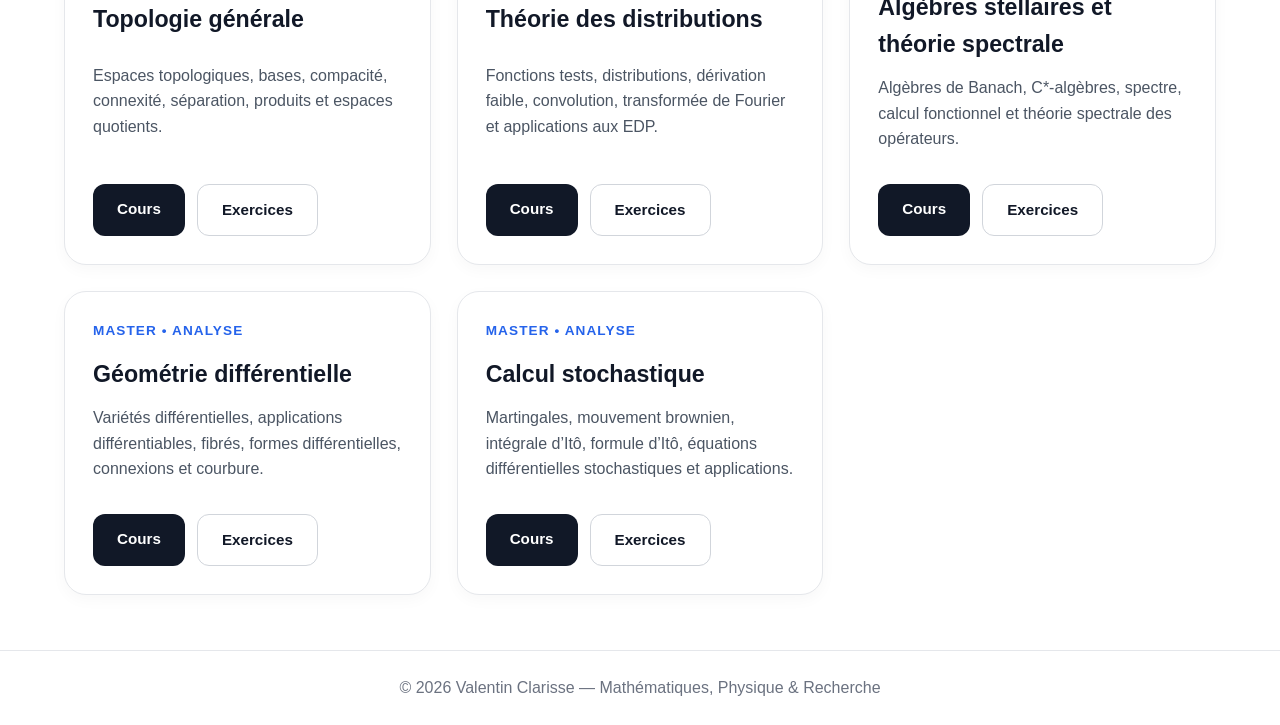
<file: mathematiques.html>
<!DOCTYPE html>
<html lang="fr">
<head>
  <meta charset="UTF-8" />
  <meta name="viewport" content="width=device-width, initial-scale=1.0" />

  <title>Valentin Clarisse — Mathématiques</title>

  <link rel="stylesheet" href="./style.css?v=11" />
</head>

<body>

  <header>
    <div class="container">
      <nav>
        <a href="index.html" class="site-title">Valentin Clarisse</a>

        <button class="menu-toggle" id="menu-toggle" aria-label="Ouvrir le menu">
          ☰
        </button>

        <ul id="main-menu">
          <li><a href="index.html">Accueil</a></li>
          <li><a href="mathematiques.html" class="active">Mathématiques</a></li>
          <li><a href="physique.html">Physique</a></li>
          <li><a href="corriges.html">Corrigés</a></li>
          <li><a href="apropos-recherche.html">À propos / recherche</a></li>
        </ul>
      </nav>
    </div>
  </header>

  <main>

    <section class="page-header">
      <div class="container">
        <p class="kicker">Cours • Exercices • Polycopiés</p>

        <h1>Mathématiques</h1>

        <p>
          Polycopiés, notes de cours et feuilles d’exercices de mathématiques,
          classés par niveau et par domaine : algèbre, analyse, géométrie,
          probabilités et sujets avancés.
        </p>
      </div>
    </section>

    <section>
      <div class="container">

        <h2>Licence</h2>

        <h3>Algèbre</h3>

        <div class="grid-2">

          <article class="card resource-card">
            <p class="resource-meta">Licence • Algèbre</p>

            <h3>Raisonnement mathématique et théorie des ensembles</h3>

            <p>
              Logique élémentaire, quantificateurs, ensembles, applications,
              relations, raisonnements par récurrence et méthodes de preuve.
            </p>

            <div class="resource-actions">
              <a href="documents/mathematiques/licence/algebre/raisonnement-mathematique-theorie-des-ensembles-cours.pdf" class="btn btn-dark">
                Cours
              </a>

              <a href="documents/mathematiques/licence/algebre/raisonnement-mathematique-theorie-des-ensembles-exercices.pdf" class="btn btn-light">
                Exercices
              </a>
            </div>
          </article>

          <article class="card resource-card">
            <p class="resource-meta">Licence • Algèbre</p>

            <h3>Théorie des groupes</h3>

            <p>
              Groupes, sous-groupes, morphismes, groupes quotients, actions de groupes
              et premiers exemples fondamentaux.
            </p>

            <div class="resource-actions">
              <a href="documents/mathematiques/licence/algebre/theorie-des-groupes-cours.pdf" class="btn btn-dark">
                Cours
              </a>

              <a href="documents/mathematiques/licence/algebre/theorie-des-groupes-exercices.pdf" class="btn btn-light">
                Exercices
              </a>
            </div>
          </article>

          <article class="card resource-card">
            <p class="resource-meta">Licence • Algèbre</p>

            <h3>Algèbre linéaire</h3>

            <p>
              Espaces vectoriels, applications linéaires, matrices, déterminants,
              réduction et diagonalisation.
            </p>

            <div class="resource-actions">
              <a href="documents/mathematiques/licence/algebre/algebre-lineaire-cours.pdf" class="btn btn-dark">
                Cours
              </a>

              <a href="documents/mathematiques/licence/algebre/algebre-lineaire-exercices.pdf" class="btn btn-light">
                Exercices
              </a>
            </div>
          </article>

          <article class="card resource-card">
            <p class="resource-meta">Licence • Algèbre</p>

            <h3>Formes quadratiques</h3>

            <p>
              Formes bilinéaires, formes quadratiques, réduction, signature,
              orthogonalité et applications géométriques.
            </p>

            <div class="resource-actions">
              <a href="documents/mathematiques/licence/algebre/formes-quadratiques-cours.pdf" class="btn btn-dark">
                Cours
              </a>

              <a href="documents/mathematiques/licence/algebre/formes-quadratiques-exercices.pdf" class="btn btn-light">
                Exercices
              </a>
            </div>
          </article>

          <article class="card resource-card">
            <p class="resource-meta">Licence • Algèbre</p>

            <h3>Géométrie affine</h3>

            <p>
              Espaces affines, applications affines, barycentres, sous-espaces affines
              et géométrie euclidienne élémentaire.
            </p>

            <div class="resource-actions">
              <a href="documents/mathematiques/licence/algebre/geometrie-affine-cours.pdf" class="btn btn-dark">
                Cours
              </a>

              <a href="documents/mathematiques/licence/algebre/geometrie-affine-exercices.pdf" class="btn btn-light">
                Exercices
              </a>
            </div>
          </article>

        </div>

        <h3>Analyse</h3>

        <div class="grid-2">

          <article class="card resource-card">
            <p class="resource-meta">Licence • Analyse</p>

            <h3>Analyse réelle</h3>

            <p>
              Suites, séries, limites, continuité, dérivation, intégration
              et théorèmes fondamentaux de l’analyse réelle.
            </p>

            <div class="resource-actions">
              <a href="documents/mathematiques/licence/analyse/analyse-reelle-cours.pdf" class="btn btn-dark">
                Cours
              </a>

              <a href="documents/mathematiques/licence/analyse/analyse-reelle-exercices.pdf" class="btn btn-light">
                Exercices
              </a>
            </div>
          </article>

          <article class="card resource-card">
            <p class="resource-meta">Licence • Analyse</p>

            <h3>Topologie des espaces métriques</h3>

            <p>
              Espaces métriques, ouverts, fermés, compacité, connexité, continuité
              et convergence.
            </p>

            <div class="resource-actions">
              <a href="documents/mathematiques/licence/analyse/topologie-des-espaces-metriques-cours.pdf" class="btn btn-dark">
                Cours
              </a>

              <a href="documents/mathematiques/licence/analyse/topologie-des-espaces-metriques-exercices.pdf" class="btn btn-light">
                Exercices
              </a>
            </div>
          </article>

          <article class="card resource-card">
            <p class="resource-meta">Licence • Analyse</p>

            <h3>Calcul différentiel et analyse vectorielle</h3>

            <p>
              Différentiabilité, dérivées partielles, formules de Taylor,
              champs de vecteurs, gradient, divergence et rotationnel.
            </p>

            <div class="resource-actions">
              <a href="documents/mathematiques/licence/analyse/calcul-differentiel-analyse-vectorielle-cours.pdf" class="btn btn-dark">
                Cours
              </a>

              <a href="documents/mathematiques/licence/analyse/calcul-differentiel-analyse-vectorielle-exercices.pdf" class="btn btn-light">
                Exercices
              </a>
            </div>
          </article>

          <article class="card resource-card">
            <p class="resource-meta">Licence • Analyse</p>

            <h3>Théorie de la mesure et de l’intégration</h3>

            <p>
              Tribus, mesures, fonctions mesurables, intégrale de Lebesgue,
              théorèmes de convergence et espaces Lp.
            </p>

            <div class="resource-actions">
              <a href="documents/mathematiques/licence/analyse/theorie-de-la-mesure-et-de-l-integration-cours.pdf" class="btn btn-dark">
                Cours
              </a>

              <a href="documents/mathematiques/licence/analyse/theorie-de-la-mesure-et-de-l-integration-exercices.pdf" class="btn btn-light">
                Exercices
              </a>
            </div>
          </article>

          <article class="card resource-card">
            <p class="resource-meta">Licence • Analyse</p>

            <h3>Analyse de Fourier</h3>

            <p>
              Séries de Fourier, transformée de Fourier, convolution,
              régularité et premières applications aux équations différentielles.
            </p>

            <div class="resource-actions">
              <a href="documents/mathematiques/licence/analyse/analyse-de-fourier-cours.pdf" class="btn btn-dark">
                Cours
              </a>

              <a href="documents/mathematiques/licence/analyse/analyse-de-fourier-exercices.pdf" class="btn btn-light">
                Exercices
              </a>
            </div>
          </article>

        </div>

        <h2>Master</h2>

        <h3>Algèbre</h3>

        <div class="grid-2">

          <article class="card resource-card">
            <p class="resource-meta">Master • Algèbre</p>

            <h3>Théorie des modules</h3>

            <p>
              Modules sur un anneau, suites exactes, modules libres, modules de type fini
              et premières propriétés homologiques.
            </p>

            <div class="resource-actions">
              <a href="documents/mathematiques/master/algebre/theorie-des-modules-cours.pdf" class="btn btn-dark">
                Cours
              </a>

              <a href="documents/mathematiques/master/algebre/theorie-des-modules-exercices.pdf" class="btn btn-light">
                Exercices
              </a>
            </div>
          </article>

          <article class="card resource-card">
            <p class="resource-meta">Master • Algèbre</p>

            <h3>Théorie de Galois</h3>

            <p>
              Extensions de corps, corps de décomposition, groupes de Galois,
              correspondance de Galois et applications classiques.
            </p>

            <div class="resource-actions">
              <a href="documents/mathematiques/master/algebre/theorie-de-galois-cours.pdf" class="btn btn-dark">
                Cours
              </a>

              <a href="documents/mathematiques/master/algebre/theorie-de-galois-exercices.pdf" class="btn btn-light">
                Exercices
              </a>
            </div>
          </article>

          <article class="card resource-card">
            <p class="resource-meta">Master • Algèbre</p>

            <h3>Représentations de groupes finis et compacts</h3>

            <p>
              Représentations linéaires, caractères, orthogonalité, représentations
              irréductibles et exemples fondamentaux.
            </p>

            <div class="resource-actions">
              <a href="documents/mathematiques/master/algebre/representations-de-groupes-finis-et-compacts-cours.pdf" class="btn btn-dark">
                Cours
              </a>

              <a href="documents/mathematiques/master/algebre/representations-de-groupes-finis-et-compacts-exercices.pdf" class="btn btn-light">
                Exercices
              </a>
            </div>
          </article>

          <article class="card resource-card">
            <p class="resource-meta">Master • Algèbre</p>

            <h3>Groupes et algèbres de Lie</h3>

            <p>
              Groupes de Lie, algèbres de Lie, exponentielle, représentations,
              actions et exemples issus de la géométrie et de la physique.
            </p>

            <div class="resource-actions">
              <a href="documents/mathematiques/master/algebre/groupes-et-algebres-de-lie-cours.pdf" class="btn btn-dark">
                Cours
              </a>

              <a href="documents/mathematiques/master/algebre/groupes-et-algebres-de-lie-exercices.pdf" class="btn btn-light">
                Exercices
              </a>
            </div>
          </article>

        </div>

        <h3>Analyse</h3>

        <div class="grid-2">

          <article class="card resource-card">
            <p class="resource-meta">Master • Analyse</p>

            <h3>Topologie générale</h3>

            <p>
              Espaces topologiques, bases, compacité, connexité, séparation,
              produits et espaces quotients.
            </p>

            <div class="resource-actions">
              <a href="documents/mathematiques/master/analyse/topologie-generale-cours.pdf" class="btn btn-dark">
                Cours
              </a>

              <a href="documents/mathematiques/master/analyse/topologie-generale-exercices.pdf" class="btn btn-light">
                Exercices
              </a>
            </div>
          </article>

          <article class="card resource-card">
            <p class="resource-meta">Master • Analyse</p>

            <h3>Théorie des distributions</h3>

            <p>
              Fonctions tests, distributions, dérivation faible, convolution,
              transformée de Fourier et applications aux EDP.
            </p>

            <div class="resource-actions">
              <a href="documents/mathematiques/master/analyse/theorie-des-distributions-cours.pdf" class="btn btn-dark">
                Cours
              </a>

              <a href="documents/mathematiques/master/analyse/theorie-des-distributions-exercices.pdf" class="btn btn-light">
                Exercices
              </a>
            </div>
          </article>

          <article class="card resource-card">
            <p class="resource-meta">Master • Analyse</p>

            <h3>Algèbres stellaires et théorie spectrale</h3>

            <p>
              Algèbres de Banach, C*-algèbres, spectre, calcul fonctionnel
              et théorie spectrale des opérateurs.
            </p>

            <div class="resource-actions">
              <a href="documents/mathematiques/master/analyse/algebres-stellaires-et-theorie-spectrale-cours.pdf" class="btn btn-dark">
                Cours
              </a>

              <a href="documents/mathematiques/master/analyse/algebres-stellaires-et-theorie-spectrale-exercices.pdf" class="btn btn-light">
                Exercices
              </a>
            </div>
          </article>

          <article class="card resource-card">
            <p class="resource-meta">Master • Analyse</p>

            <h3>Géométrie différentielle</h3>

            <p>
              Variétés différentielles, applications différentiables, fibrés,
              formes différentielles, connexions et courbure.
            </p>

            <div class="resource-actions">
              <a href="documents/mathematiques/master/analyse/geometrie-differentielle-cours.pdf" class="btn btn-dark">
                Cours
              </a>

              <a href="documents/mathematiques/master/analyse/geometrie-differentielle-exercices.pdf" class="btn btn-light">
                Exercices
              </a>
            </div>
          </article>

          <article class="card resource-card">
            <p class="resource-meta">Master • Analyse</p>

            <h3>Calcul stochastique</h3>

            <p>
              Martingales, mouvement brownien, intégrale d’Itô, formule d’Itô,
              équations différentielles stochastiques et applications.
            </p>

            <div class="resource-actions">
              <a href="documents/mathematiques/master/analyse/calcul-stochastique-cours.pdf" class="btn btn-dark">
                Cours
              </a>

              <a href="documents/mathematiques/master/analyse/calcul-stochastique-exercices.pdf" class="btn btn-light">
                Exercices
              </a>
            </div>
          </article>

        </div>

      </div>
    </section>

  </main>

  <footer>
    <div class="container">
      <p>© 2026 Valentin Clarisse — Mathématiques, Physique & Recherche</p>
    </div>
  </footer>

  <script src="./script.js?v=11"></script>
</body>
</html>
</file>
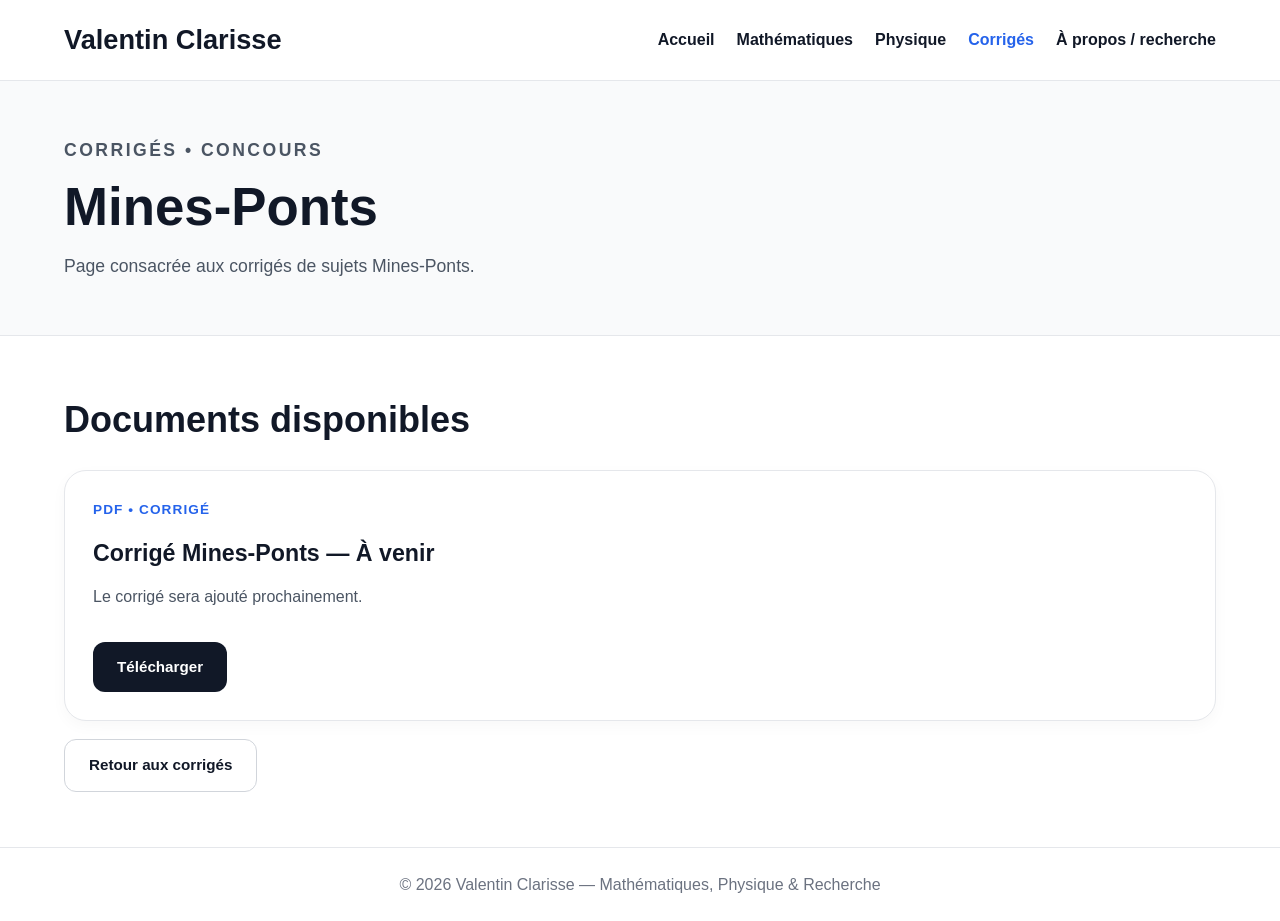
<file: mines-ponts.html>
<!DOCTYPE html>
<html lang="fr">
<head>
  <meta charset="UTF-8" />
  <meta name="viewport" content="width=device-width, initial-scale=1.0" />

  <title>Valentin Clarisse — Mines-Ponts</title>

  <link rel="stylesheet" href="./style.css?v=11" />
</head>

<body>

<header>
  <div class="container">
    <nav>
      <a href="index.html" class="site-title">Valentin Clarisse</a>

      <button class="menu-toggle" id="menu-toggle" aria-label="Ouvrir le menu">
        ☰
      </button>

      <ul id="main-menu">
        <li><a href="index.html">Accueil</a></li>
        <li><a href="mathematiques.html">Mathématiques</a></li>
        <li><a href="physique.html">Physique</a></li>
        <li><a href="corriges.html" class="active">Corrigés</a></li>
        <li><a href="apropos-recherche.html">À propos / recherche</a></li>
      </ul>
    </nav>
  </div>
</header>

<main>

  <section class="page-header">
    <div class="container">
      <p class="kicker">Corrigés • Concours</p>

      <h1>Mines-Ponts</h1>

      <p>
        Page consacrée aux corrigés de sujets Mines-Ponts.
      </p>
    </div>
  </section>

  <section>
    <div class="container">

      <h2>Documents disponibles</h2>

      <div class="grid-2">

        <article class="card resource-card">
          <p class="resource-meta">PDF • Corrigé</p>

          <h3>Corrigé Mines-Ponts — À venir</h3>

          <p>
            Le corrigé sera ajouté prochainement.
          </p>

          <div class="resource-actions">
            <a href="#" class="btn btn-dark">Télécharger</a>
          </div>
        </article>

      </div>

      <div class="buttons">
        <a href="corriges.html" class="btn btn-light">Retour aux corrigés</a>
      </div>

    </div>
  </section>

</main>

<footer>
  <div class="container">
    <p>© 2026 Valentin Clarisse — Mathématiques, Physique & Recherche</p>
  </div>
</footer>

<script src="./script.js?v=11"></script>
</body>
</html>
</file>
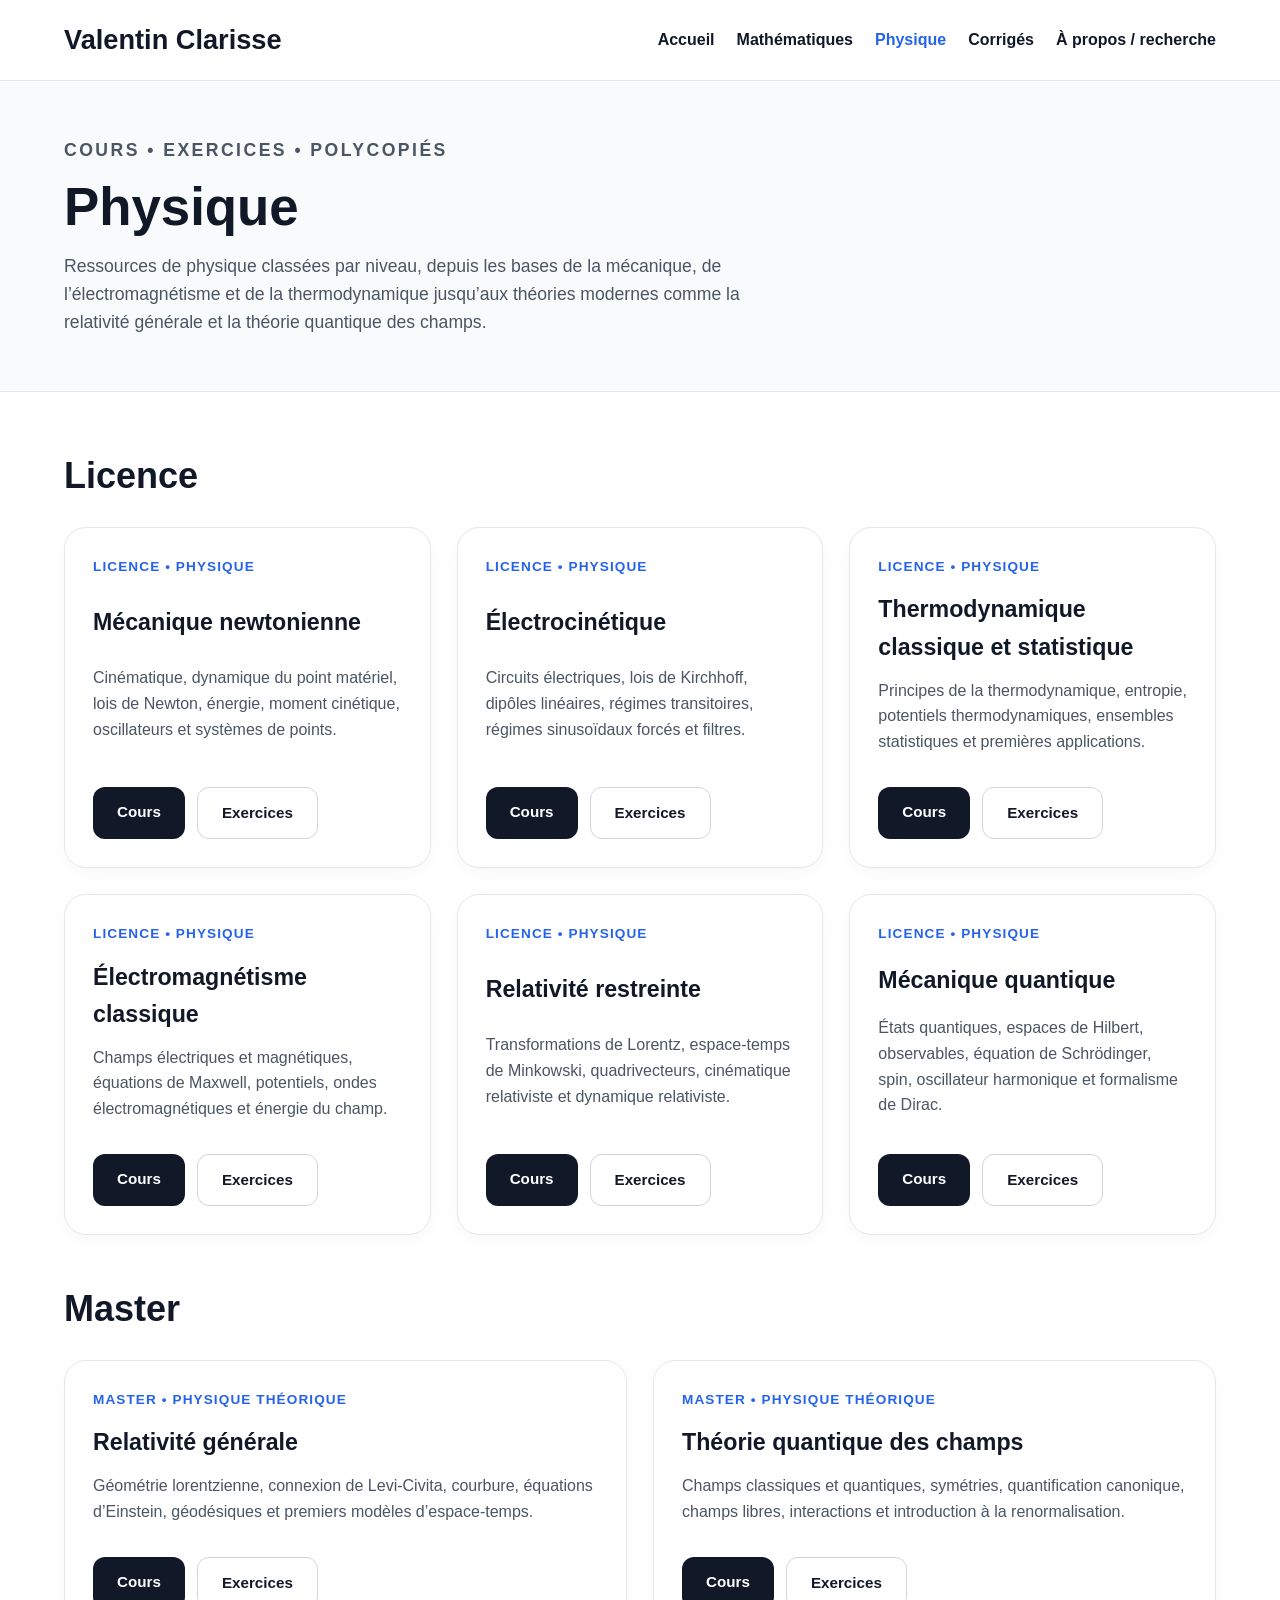
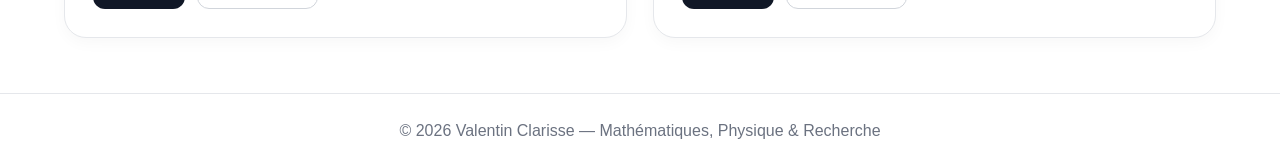
<file: physique.html>
<!DOCTYPE html>
<html lang="fr">
<head>
  <meta charset="UTF-8" />
  <meta name="viewport" content="width=device-width, initial-scale=1.0" />

  <title>Valentin Clarisse — Physique</title>

  <link rel="stylesheet" href="./style.css?v=11" />
</head>

<body>

  <header>
    <div class="container">
      <nav>
        <a href="index.html" class="site-title">Valentin Clarisse</a>

        <button class="menu-toggle" id="menu-toggle" aria-label="Ouvrir le menu">
          ☰
        </button>

        <ul id="main-menu">
          <li><a href="index.html">Accueil</a></li>
          <li><a href="mathematiques.html">Mathématiques</a></li>
          <li><a href="physique.html" class="active">Physique</a></li>
          <li><a href="corriges.html">Corrigés</a></li>
          <li><a href="apropos-recherche.html">À propos / recherche</a></li>
        </ul>
      </nav>
    </div>
  </header>

  <main>

    <section class="page-header">
      <div class="container">
        <p class="kicker">Cours • Exercices • Polycopiés</p>

        <h1>Physique</h1>

        <p>
          Ressources de physique classées par niveau, depuis les bases de la
          mécanique, de l’électromagnétisme et de la thermodynamique jusqu’aux
          théories modernes comme la relativité générale et la théorie quantique
          des champs.
        </p>
      </div>
    </section>

    <section>
      <div class="container">

        <h2>Licence</h2>

        <div class="grid-2">

          <article class="card resource-card">
            <p class="resource-meta">Licence • Physique</p>

            <h3>Mécanique newtonienne</h3>

            <p>
              Cinématique, dynamique du point matériel, lois de Newton, énergie,
              moment cinétique, oscillateurs et systèmes de points.
            </p>

            <div class="resource-actions">
              <a href="documents/physique/licence/mecanique-newtonienne-cours.pdf" class="btn btn-dark">
                Cours
              </a>

              <a href="documents/physique/licence/mecanique-newtonienne-exercices.pdf" class="btn btn-light">
                Exercices
              </a>
            </div>
          </article>

          <article class="card resource-card">
            <p class="resource-meta">Licence • Physique</p>

            <h3>Électrocinétique</h3>

            <p>
              Circuits électriques, lois de Kirchhoff, dipôles linéaires,
              régimes transitoires, régimes sinusoïdaux forcés et filtres.
            </p>

            <div class="resource-actions">
              <a href="documents/physique/licence/electrocinetique-cours.pdf" class="btn btn-dark">
                Cours
              </a>

              <a href="documents/physique/licence/electrocinetique-exercices.pdf" class="btn btn-light">
                Exercices
              </a>
            </div>
          </article>

          <article class="card resource-card">
            <p class="resource-meta">Licence • Physique</p>

            <h3>Thermodynamique classique et statistique</h3>

            <p>
              Principes de la thermodynamique, entropie, potentiels thermodynamiques,
              ensembles statistiques et premières applications.
            </p>

            <div class="resource-actions">
              <a href="documents/physique/licence/thermodynamique-classique-et-statistique-cours.pdf" class="btn btn-dark">
                Cours
              </a>

              <a href="documents/physique/licence/thermodynamique-classique-et-statistique-exercices.pdf" class="btn btn-light">
                Exercices
              </a>
            </div>
          </article>

          <article class="card resource-card">
            <p class="resource-meta">Licence • Physique</p>

            <h3>Électromagnétisme classique</h3>

            <p>
              Champs électriques et magnétiques, équations de Maxwell,
              potentiels, ondes électromagnétiques et énergie du champ.
            </p>

            <div class="resource-actions">
              <a href="documents/physique/licence/electromagnetisme-classique-cours.pdf" class="btn btn-dark">
                Cours
              </a>

              <a href="documents/physique/licence/electromagnetisme-classique-exercices.pdf" class="btn btn-light">
                Exercices
              </a>
            </div>
          </article>

          <article class="card resource-card">
            <p class="resource-meta">Licence • Physique</p>

            <h3>Relativité restreinte</h3>

            <p>
              Transformations de Lorentz, espace-temps de Minkowski, quadrivecteurs,
              cinématique relativiste et dynamique relativiste.
            </p>

            <div class="resource-actions">
              <a href="documents/physique/licence/relativite-restreinte-cours.pdf" class="btn btn-dark">
                Cours
              </a>

              <a href="documents/physique/licence/relativite-restreinte-exercices.pdf" class="btn btn-light">
                Exercices
              </a>
            </div>
          </article>

          <article class="card resource-card">
            <p class="resource-meta">Licence • Physique</p>

            <h3>Mécanique quantique</h3>

            <p>
              États quantiques, espaces de Hilbert, observables, équation de
              Schrödinger, spin, oscillateur harmonique et formalisme de Dirac.
            </p>

            <div class="resource-actions">
              <a href="documents/physique/licence/mecanique-quantique-cours.pdf" class="btn btn-dark">
                Cours
              </a>

              <a href="documents/physique/licence/mecanique-quantique-exercices.pdf" class="btn btn-light">
                Exercices
              </a>
            </div>
          </article>

        </div>

        <h2>Master</h2>

        <div class="grid-2">

          <article class="card resource-card">
            <p class="resource-meta">Master • Physique théorique</p>

            <h3>Relativité générale</h3>

            <p>
              Géométrie lorentzienne, connexion de Levi-Civita, courbure,
              équations d’Einstein, géodésiques et premiers modèles d’espace-temps.
            </p>

            <div class="resource-actions">
              <a href="documents/physique/master/relativite-generale-cours.pdf" class="btn btn-dark">
                Cours
              </a>

              <a href="documents/physique/master/relativite-generale-exercices.pdf" class="btn btn-light">
                Exercices
              </a>
            </div>
          </article>

          <article class="card resource-card">
            <p class="resource-meta">Master • Physique théorique</p>

            <h3>Théorie quantique des champs</h3>

            <p>
              Champs classiques et quantiques, symétries, quantification canonique,
              champs libres, interactions et introduction à la renormalisation.
            </p>

            <div class="resource-actions">
              <a href="documents/physique/master/theorie-quantique-des-champs-cours.pdf" class="btn btn-dark">
                Cours
              </a>

              <a href="documents/physique/master/theorie-quantique-des-champs-exercices.pdf" class="btn btn-light">
                Exercices
              </a>
            </div>
          </article>

        </div>

      </div>
    </section>

  </main>

  <footer>
    <div class="container">
      <p>© 2026 Valentin Clarisse — Mathématiques, Physique & Recherche</p>
    </div>
  </footer>

  <script src="./script.js?v=11"></script>
</body>
</html>
</file>
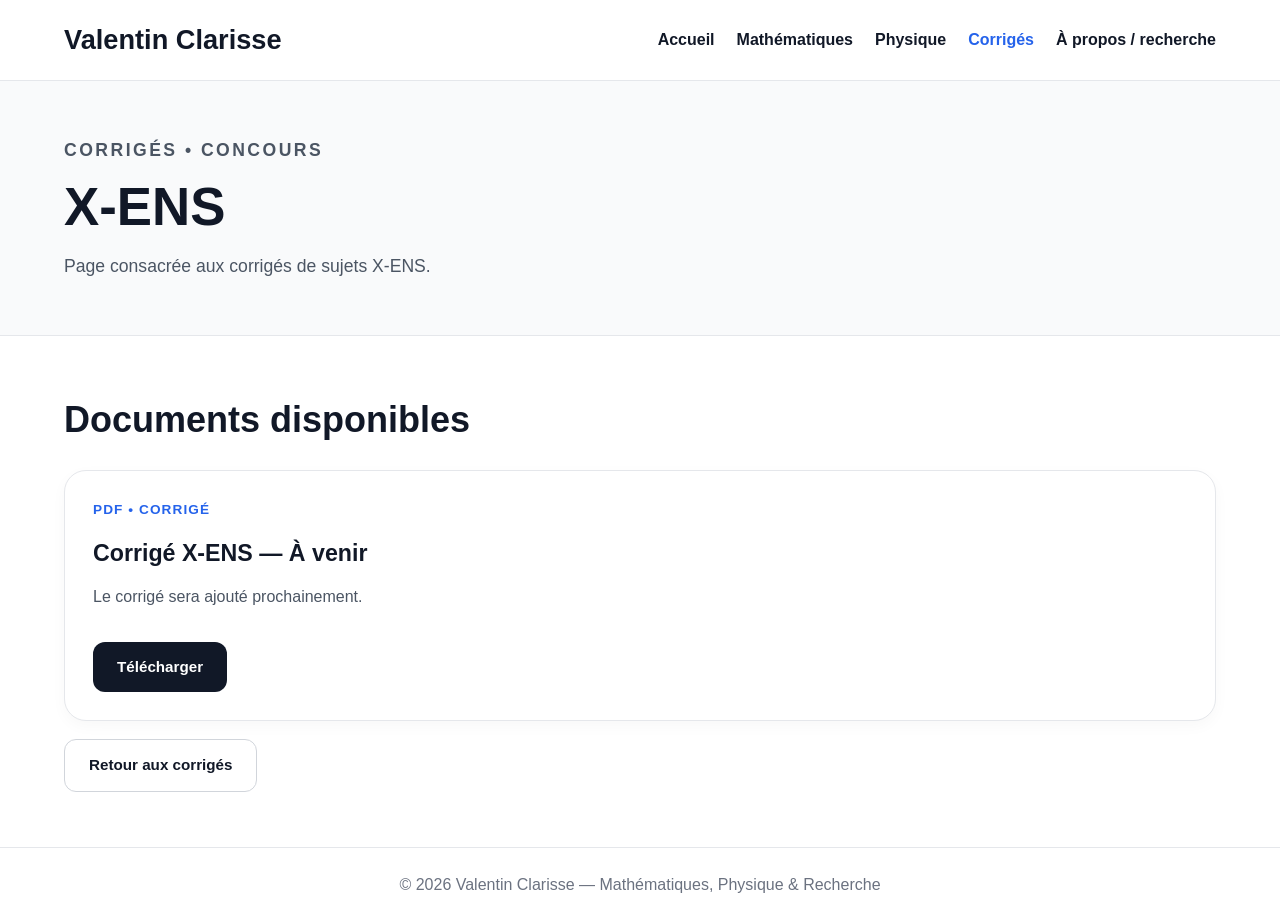
<file: x-ens.html>
<!DOCTYPE html>
<html lang="fr">
<head>
  <meta charset="UTF-8" />
  <meta name="viewport" content="width=device-width, initial-scale=1.0" />

  <title>Valentin Clarisse — X-ENS</title>

  <link rel="stylesheet" href="./style.css?v=11" />
</head>

<body>

<header>
  <div class="container">
    <nav>
      <a href="index.html" class="site-title">Valentin Clarisse</a>

      <button class="menu-toggle" id="menu-toggle" aria-label="Ouvrir le menu">
        ☰
      </button>

      <ul id="main-menu">
        <li><a href="index.html">Accueil</a></li>
        <li><a href="mathematiques.html">Mathématiques</a></li>
        <li><a href="physique.html">Physique</a></li>
        <li><a href="corriges.html" class="active">Corrigés</a></li>
        <li><a href="apropos-recherche.html">À propos / recherche</a></li>
      </ul>
    </nav>
  </div>
</header>

<main>

  <section class="page-header">
    <div class="container">
      <p class="kicker">Corrigés • Concours</p>

      <h1>X-ENS</h1>

      <p>
        Page consacrée aux corrigés de sujets X-ENS.
      </p>
    </div>
  </section>

  <section>
    <div class="container">

      <h2>Documents disponibles</h2>

      <div class="grid-2">

        <article class="card resource-card">
          <p class="resource-meta">PDF • Corrigé</p>

          <h3>Corrigé X-ENS — À venir</h3>

          <p>
            Le corrigé sera ajouté prochainement.
          </p>

          <div class="resource-actions">
            <a href="#" class="btn btn-dark">Télécharger</a>
          </div>
        </article>

      </div>

      <div class="buttons">
        <a href="corriges.html" class="btn btn-light">Retour aux corrigés</a>
      </div>

    </div>
  </section>

</main>

<footer>
  <div class="container">
    <p>© 2026 Valentin Clarisse — Mathématiques, Physique & Recherche</p>
  </div>
</footer>

<script src="./script.js?v=11"></script>
</body>
</html>
</file>
<file: style.css>
* {
  margin: 0;
  padding: 0;
  box-sizing: border-box;
}

html {
  scroll-behavior: smooth;
}

body {
  font-family: Arial, sans-serif;
  background: #ffffff;
  color: #111827;
  line-height: 1.6;
}

header {
  position: sticky;
  top: 0;
  background: white;
  border-bottom: 1px solid #e5e7eb;
  z-index: 1000;
}

.container {
  width: 90%;
  max-width: 1200px;
  margin: auto;
}

nav {
  display: flex;
  justify-content: space-between;
  align-items: center;
  padding: 18px 0;
}

.site-title {
  font-size: 1.7rem;
  font-weight: 800;
  text-decoration: none;
  color: #111827;
}

nav ul {
  display: flex;
  gap: 22px;
  list-style: none;
}

nav a {
  text-decoration: none;
  color: #111827;
  font-weight: 700;
  transition: 0.3s;
}

nav a:hover,
nav a.active {
  color: #2563eb;
}

.menu-toggle {
  display: none;
  background: none;
  border: none;
  font-size: 2rem;
  cursor: pointer;
  color: #111827;
}

/* ACCUEIL */

.hero {
  min-height: 58vh;
  display: flex;
  align-items: center;
  justify-content: space-between;
  gap: 45px;
  padding: 55px 0;
}

.hero-text {
  flex: 1;
}

.kicker {
  text-transform: uppercase;
  letter-spacing: 0.14em;
  color: #2563eb;
  font-weight: 800;
  font-size: 0.9rem;
  margin-bottom: 14px;
}

.hero-text h1,
.hero-text h2 {
  font-size: 3.6rem;
  line-height: 1.08;
  margin-bottom: 20px;
  max-width: 850px;
}

.hero-text p {
  font-size: 1.15rem;
  color: #4b5563;
  margin-bottom: 22px;
  max-width: 760px;
}

.buttons {
  display: flex;
  gap: 15px;
  flex-wrap: wrap;
  margin-top: 18px;
}

.btn {
  display: inline-block;
  padding: 13px 24px;
  border-radius: 12px;
  text-decoration: none;
  font-weight: 800;
  transition: 0.3s;
  border: none;
  cursor: pointer;
  font-size: 0.95rem;
}

.btn-dark {
  background: #111827;
  color: white;
}

.btn-dark:hover {
  transform: translateY(-2px);
  background: #000000;
}

.btn-light {
  border: 1px solid #d1d5db;
  color: #111827;
  background: white;
}

.btn-light:hover {
  background: #f3f4f6;
}

.hero-image {
  width: 300px;
  height: 300px;
  border-radius: 28px;
  background: linear-gradient(to bottom right, #d1d5db, #9ca3af);
  display: flex;
  align-items: center;
  justify-content: center;
  color: white;
  font-size: 1.5rem;
  font-weight: 800;
  box-shadow: 0 10px 30px rgba(0,0,0,0.15);
}

/* STRUCTURE GÉNÉRALE */

section {
  padding: 55px 0;
}

.gray {
  background: #f9fafb;
}

.page-header {
  background: #f9fafb;
  padding: 55px 0;
  border-bottom: 1px solid #e5e7eb;
}

.page-header h1 {
  font-size: 3.3rem;
  line-height: 1.1;
  margin-bottom: 16px;
}

.page-header p {
  max-width: 720px;
  color: #4b5563;
  font-size: 1.1rem;
}

h2 {
  font-size: 2.25rem;
  margin-bottom: 22px;
}

section h2:not(:first-child) {
  margin-top: 45px;
}

section h3 {
  font-size: 2.6rem;
  margin-bottom: 24px;
}

.grid-2 {
  display: grid;
  grid-template-columns: repeat(auto-fit, minmax(320px, 1fr));
  gap: 26px;
}

.grid-3 {
  display: grid;
  grid-template-columns: repeat(auto-fit, minmax(260px, 1fr));
  gap: 26px;
}

/* CARTES */

.card {
  background: white;
  border: 1px solid #e5e7eb;
  border-radius: 22px;
  padding: 28px;
  transition: 0.3s;
  box-shadow: 0 5px 15px rgba(0,0,0,0.03);
}

.card:hover {
  transform: translateY(-4px);
  box-shadow: 0 10px 25px rgba(0,0,0,0.08);
}

.card h3 {
  margin-bottom: 12px;
  font-size: 1.45rem;
}

.card h4 {
  margin-bottom: 12px;
  font-size: 1.5rem;
}

.card h2 {
  margin-bottom: 16px;
  font-size: 2rem;
}

.card p {
  color: #4b5563;
  margin-bottom: 14px;
}

.dark-card {
  background: #111827;
  color: white;
}

.dark-card p,
.dark-card li {
  color: #d1d5db;
}

.resource-card {
  display: flex;
  flex-direction: column;
  justify-content: space-between;
}

.clickable-card {
  display: flex;
  color: inherit;
  text-decoration: none;
  cursor: pointer;
}

.clickable-card:hover {
  color: inherit;
}

.resource-meta {
  color: #2563eb !important;
  font-size: 0.85rem;
  font-weight: 800;
  text-transform: uppercase;
  letter-spacing: 0.08em;
}

.resource-actions {
  display: flex;
  flex-wrap: wrap;
  gap: 12px;
  margin-top: 18px;
}

/* LISTES ET LIENS */

.clean-list {
  padding-left: 20px;
}

.clean-list li {
  margin-bottom: 8px;
}

.text-link {
  color: #2563eb;
  font-weight: 800;
  text-decoration: none;
}

.text-link:hover {
  text-decoration: underline;
}

/* À PROPOS AVEC PHOTO */

.about-intro {
  display: grid;
  grid-template-columns: 245px minmax(0, 1fr);
  gap: 36px;
  align-items: center;
  margin-bottom: 45px;
}

.about-card {
  min-height: auto;
}

.profile-panel {
  display: flex;
  flex-direction: column;
  align-items: center;
  text-align: center;
}

.profile-photo-wrapper {
  width: 190px;
  height: 190px;
  margin: 0 0 14px 0;
  border-radius: 28px;
  overflow: hidden;
  background: #f3f4f6;
  border: 1px solid #e5e7eb;
  box-shadow: 0 12px 28px rgba(0,0,0,0.12);
}

.profile-photo {
  width: 100%;
  height: 100%;
  display: block;
  object-fit: cover;
}

.profile-email {
  color: #2563eb;
  font-size: 0.9rem;
  font-weight: 700;
  text-decoration: none;
  word-break: break-word;
  max-width: 220px;
}

.profile-email:hover {
  text-decoration: underline;
}

/* ARTICLES */

.publication-card {
  min-height: 210px;
}

/* TIMELINE */

.timeline {
  display: grid;
  gap: 18px;
  margin-bottom: 30px;
}

.timeline-item {
  background: white;
  border-left: 4px solid #2563eb;
  border-top: 1px solid #e5e7eb;
  border-right: 1px solid #e5e7eb;
  border-bottom: 1px solid #e5e7eb;
  border-radius: 18px;
  padding: 24px;
}

.timeline-item h3 {
  margin-bottom: 8px;
  font-size: 1.35rem;
}

.timeline-item p {
  color: #4b5563;
  margin-bottom: 10px;
}

.timeline-item p:last-child {
  margin-bottom: 0;
}

/* RECHERCHE */

.search-box {
  margin-top: 50px;
  padding: 30px;
  border: 1px solid #e5e7eb;
  border-radius: 24px;
  background: #f9fafb;
}

.search-box input {
  width: 100%;
  padding: 16px 18px;
  margin: 20px 0;
  border: 1px solid #d1d5db;
  border-radius: 14px;
  font-size: 1rem;
}

.search-box input:focus {
  outline: none;
  border-color: #2563eb;
  box-shadow: 0 0 0 3px rgba(37, 99, 235, 0.12);
}

.search-results {
  display: grid;
  gap: 14px;
}

.search-result-card {
  background: white;
  border: 1px solid #e5e7eb;
  border-radius: 18px;
  padding: 20px;
}

.search-result-card h3 {
  margin-bottom: 8px;
}

.search-result-card p {
  color: #4b5563;
}

.empty-state {
  color: #6b7280;
}

/* CONTACT */

.contact {
  text-align: center;
}

.contact-buttons {
  display: flex;
  justify-content: center;
  flex-wrap: wrap;
  gap: 15px;
  margin-top: 18px;
}

/* FOOTER */

footer {
  border-top: 1px solid #e5e7eb;
  padding: 24px 0;
  text-align: center;
  color: #6b7280;
}

/* RESPONSIVE */

@media(max-width: 900px) {
  nav {
    flex-wrap: wrap;
  }

  .menu-toggle {
    display: block;
  }

  nav ul {
    display: none;
    width: 100%;
    flex-direction: column;
    gap: 14px;
    padding-top: 18px;
  }

  nav ul.open {
    display: flex;
  }

  .hero {
    flex-direction: column;
    text-align: center;
    min-height: auto;
    padding: 50px 0;
  }

  .hero-text h1,
  .hero-text h2 {
    font-size: 2.9rem;
  }

  .hero-text p {
    margin-left: auto;
    margin-right: auto;
  }

  .buttons {
    justify-content: center;
  }

  .hero-image {
    width: 260px;
    height: 260px;
  }

  .page-header h1 {
    font-size: 2.6rem;
  }

  h2 {
    font-size: 2rem;
  }

  section h3 {
    font-size: 2.1rem;
  }

  .grid-2,
  .grid-3 {
    grid-template-columns: 1fr;
  }
}

@media(max-width: 800px) {
  .about-intro {
    grid-template-columns: 1fr;
    gap: 24px;
  }

  .profile-panel {
    align-items: flex-start;
    text-align: left;
  }

  .profile-photo-wrapper {
    width: 165px;
    height: 165px;
  }

  .profile-email {
    max-width: none;
  }
}

@media(max-width: 520px) {
  .container {
    width: 92%;
  }

  .hero-text h1,
  .hero-text h2 {
    font-size: 2.35rem;
  }

  .page-header h1 {
    font-size: 2.2rem;
  }

  section,
  .page-header {
    padding: 42px 0;
  }

  .card,
  .search-box {
    padding: 22px;
  }

  .btn {
    width: 100%;
    text-align: center;
  }

  .profile-photo-wrapper {
    width: 150px;
    height: 150px;
  }
}
</file>
